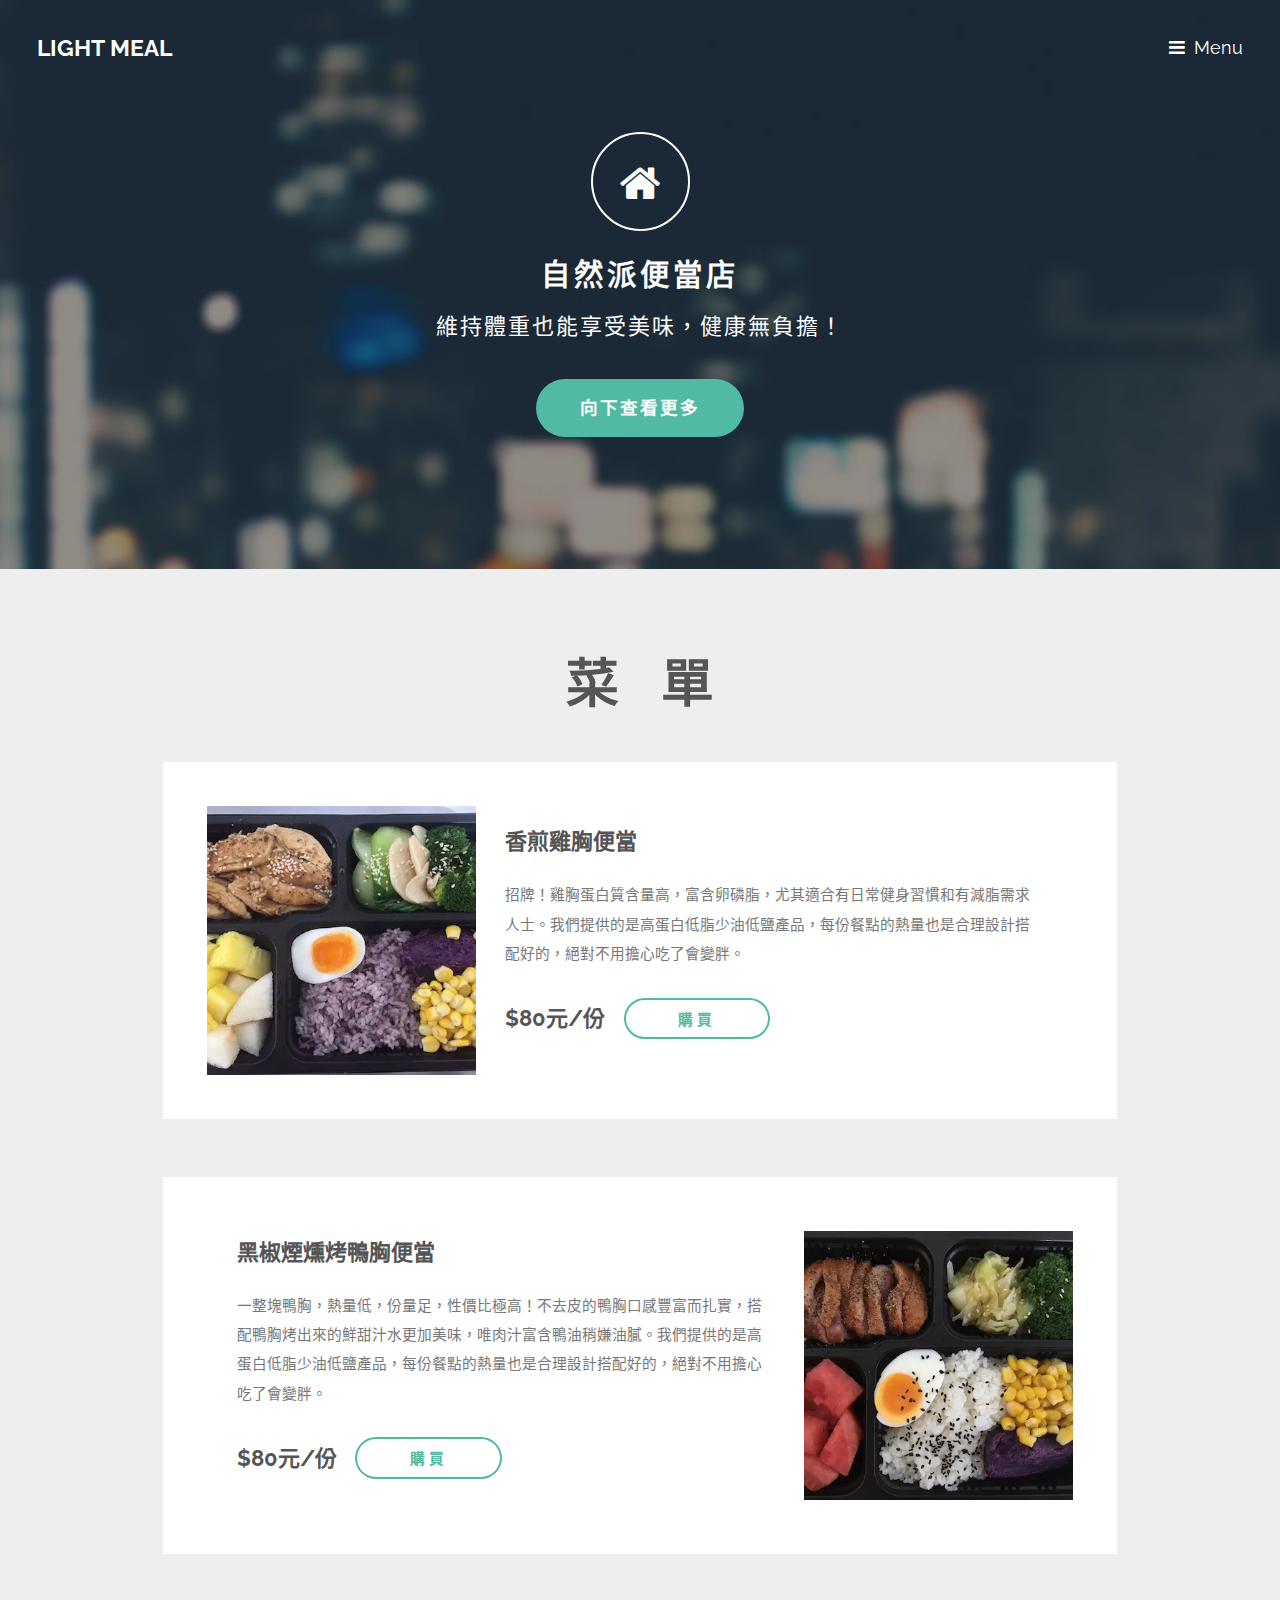
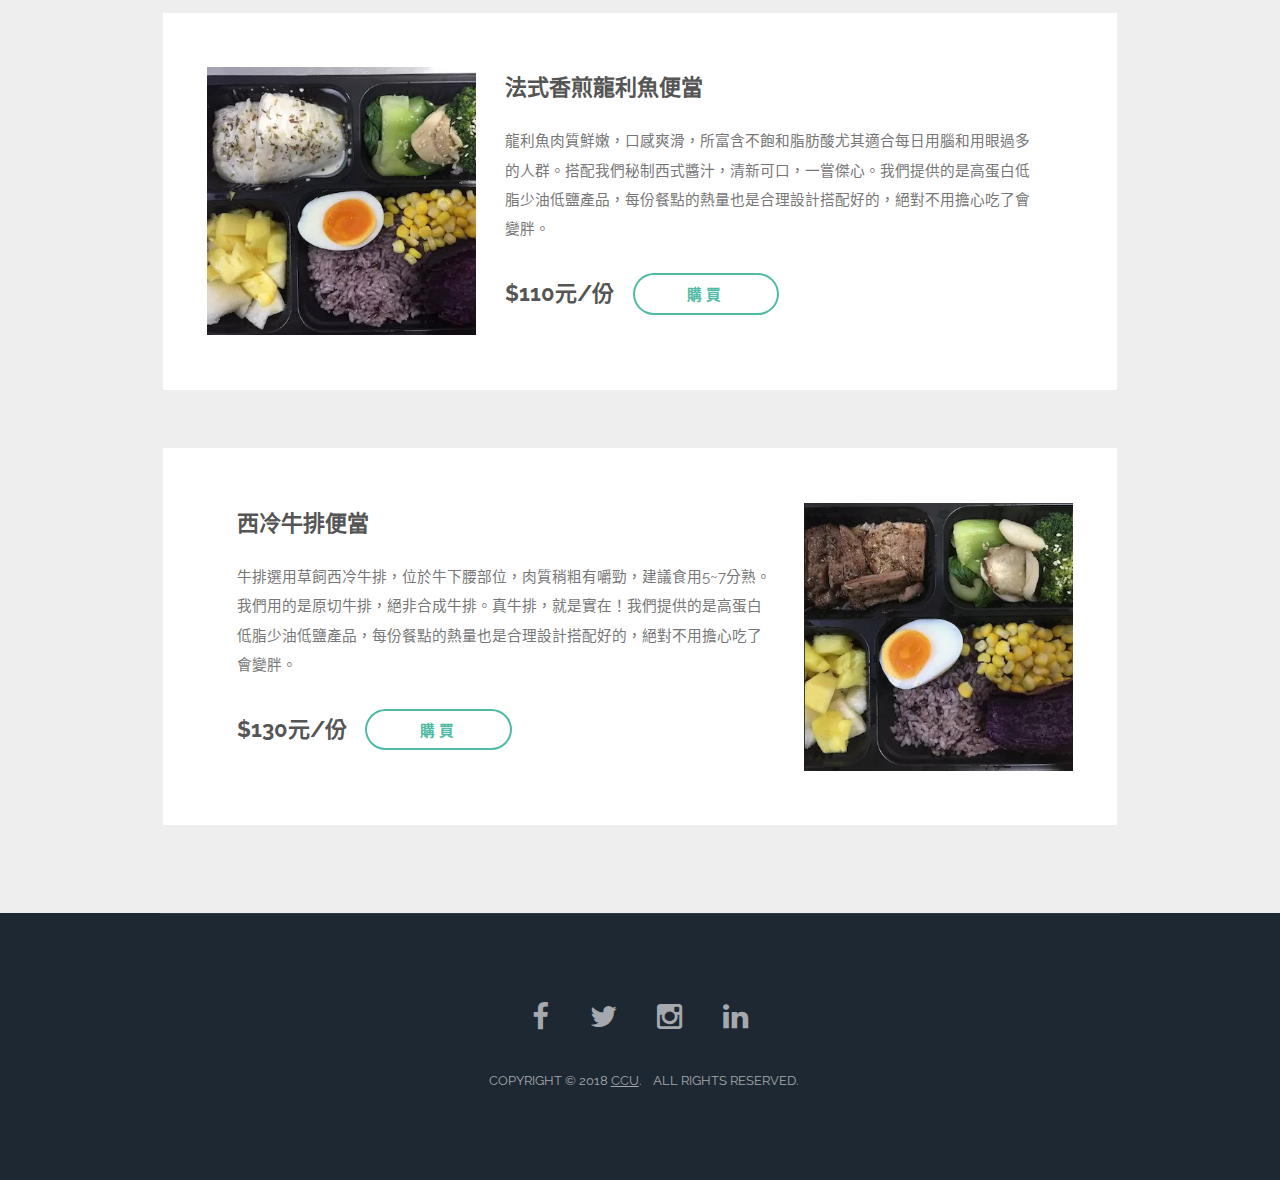
<file: honginho/bangdone/index.html>
<!DOCTYPE html>

<html lang="zh-tw">
<head>
    <meta http-equiv="Content-Type" content="text/html; charset=utf-8">
    <meta name="viewport" content="width=device-width, initial-scale=1.0">
    <meta http-equiv="X-UA-Compatible" content="ie=edge">

	<meta name="keywords" content="">
	<meta name="description" content="">

	<link href="images/favicon.png" rel="shortcut icon" type="image/png">
	<link rel="stylesheet" href="assets/css/main.css">

	<title> 自然派便當店 </title>
</head>

<body class="landing">
	<header id="header" class="alt">
		<h1><a href="index.html">Light Meal</a></h1>
		<a href="#nav">Menu</a>
	</header>

	<nav id="nav">
		<ul class="links">
			<li><a href="index.html">Home</a></li>
			<li><a href="http://www.ccu.edu.tw">Contact Us</a></li>
		</ul>
	</nav>

	<section id="banner">
		<i class="icon fa-home"></i>
		<h2>自然派便當店</h2>
		<p>維持體重也能享受美味，健康無負擔！</p>
		<ul class="actions">
			<li><a style="letter-spacing: 2px; user-select: none; pointer-events: none;" class="button big special">向下查看更多</a></li>
		</ul>
	</section>

	<section id="one" class="wrapper style1">
		<h1 style="padding-left: 0.8em; font-size: 3.6em; letter-spacing: 0.8em; text-align: center;">菜單</h1>
		<div class="inner">
			<article id="food0" class="feature left">
				<span class="image"><img src="images/bang0.jpg" alt="香煎雞胸便當" /></span>
				<div class="content">
					<h2>香煎雞胸便當</h2>
					<p>
						招牌！雞胸蛋白質含量高，富含卵磷脂，尤其適合有日常健身習慣和有減脂需求人士。我們提供的是高蛋白低脂少油低鹽產品，每份餐點的熱量也是合理設計搭配好的，絕對不用擔心吃了會變胖。
					</p>
					<ul class="actions">
						<li>
							<h2 style="margin-bottom: 0;">$<span class="price">80</span>元/份</h2>
						</li>
						<li>
							<a onclick="toCheckout(0);" class="button alt" style="letter-spacing: 4px;">購買</a>
						</li>
					</ul>
				</div>
			</article>
			<article id="food1" class="feature right">
				<span class="image"><img src="images/bang1.jpg" alt="黑椒煙燻烤鴨胸便當" /></span>
				<div class="content">
					<h2>黑椒煙燻烤鴨胸便當</h2>
					<p>
						一整塊鴨胸，熱量低，份量足，性價比極高！不去皮的鴨胸口感豐富而扎實，搭配鴨胸烤出來的鮮甜汁水更加美味，唯肉汁富含鴨油稍嫌油膩。我們提供的是高蛋白低脂少油低鹽產品，每份餐點的熱量也是合理設計搭配好的，絕對不用擔心吃了會變胖。
					</p>
					<ul class="actions">
						<li>
							<h2 style="margin-bottom: 0;">$<span class="price">80</span>元/份</h2>
						</li>
						<li>
							<a onclick="toCheckout(1);" class="button alt" style="letter-spacing: 4px;">購買</a>
						</li>
					</ul>
				</div>
			</article>
			<article id="food2" class="feature left">
				<span class="image"><img src="images/bang2.jpg" alt="法式香煎龍利魚便當" /></span>
				<div class="content">
					<h2>法式香煎龍利魚便當</h2>
					<p>
						龍利魚肉質鮮嫩，口感爽滑，所富含不飽和脂肪酸尤其適合每日用腦和用眼過多的人群。搭配我們秘制西式醬汁，清新可口，一嘗傑心。我們提供的是高蛋白低脂少油低鹽產品，每份餐點的熱量也是合理設計搭配好的，絕對不用擔心吃了會變胖。
					</p>
					<ul class="actions">
						<li>
							<h2 style="margin-bottom: 0;">$<span class="price">110</span>元/份</h2>
						</li>
						<li>
							<a onclick="toCheckout(2);" class="button alt" style="letter-spacing: 4px;">購買</a>
						</li>
					</ul>
				</div>
			</article>
			<article id="food3" class="feature right">
				<span class="image"><img src="images/bang3.jpg" alt="西冷牛排便當" /></span>
				<div class="content">
					<h2>西冷牛排便當</h2>
					<p>
						牛排選用草飼西冷牛排，位於牛下腰部位，肉質稍粗有嚼勁，建議食用5~7分熟。我們用的是原切牛排，絕非合成牛排。真牛排，就是實在！我們提供的是高蛋白低脂少油低鹽產品，每份餐點的熱量也是合理設計搭配好的，絕對不用擔心吃了會變胖。
					</p>
					<ul class="actions">
						<li>
							<h2 style="margin-bottom: 0;">$<span class="price">130</span>元/份</h2>
						</li>
						<li>
							<a onclick="toCheckout(3);" class="button alt" style="letter-spacing: 4px;">購買</a>
						</li>
					</ul>
				</div>
			</article>
		</div>
	</section>

	<footer id="footer">
		<div class="inner">
			<ul class="icons">
				<li><a href="#" class="icon fa-facebook">
					<span class="label">Facebook</span>
				</a></li>
				<li><a href="#" class="icon fa-twitter">
					<span class="label">Twitter</span>
				</a></li>
				<li><a href="#" class="icon fa-instagram">
					<span class="label">Instagram</span>
				</a></li>
				<li><a href="#" class="icon fa-linkedin">
					<span class="label">LinkedIn</span>
				</a></li>
			</ul>
			<ul class="copyright">
				<li>
					Copyright &copy; 2018
					<a href="http://www.ccu.edu.tw">CCU</a>.
				</li>
				<li> All rights reserved. </li>
			</ul>
		</div>
	</footer>

	<div class="checkout" style="display: none;">
		<div>
			<h1 class="text-center"> 確定結帳 </h1>
			<div id="sure-checkout">
				<div class="img"></div>
				<div class="details">
					<h2>
						<div class="name"></div>
					</h2>
					<p class="intro"></p>
					<h2>
						<input type="text" id="cardId" name="cardId" placeholder="請輸入卡號" required>
						<div>總金額：$<span class="price"></span>元</div>
					</h2>
					<ul class="actions" style="margin-bottom: 0;">
						<li>
							<a onclick="checkout();" class="button big special">結帳</a>
						</li>
						<li>
							<a onclick="uncheckout();" class="button big alt">取消</a>
						</li>
					</ul>
				</div>
			</div>
		</div>
	</div>

	<div class="box-loading" style="display: none;">
		<div></div>
	</div>

	<script src="assets/js/jquery.min.js"></script>
	<script src="assets/js/skel.min.js"></script>
	<script src="assets/js/util.js"></script>
	<script src="assets/js/main.js"></script>
	<script>
		$(document).ready(function () {
			$('#cardId').keyup(function () {
				if ($('#cardId').val().length >= 10)
					checkout();
			});
		});

		function toCheckout(id) {
			let name = $('#food' + id + ' > .content > h2').text();
			let intro = $('#food' + id + ' > .content > p').text();
			let price = $('#food' + id + ' > .content .price').text();
			let img = `<img src="images/bang${id}.jpg" alt="${name}">`;

			$('#sure-checkout .img').html(img);
			$('#sure-checkout .name').html(name);
			$('#sure-checkout .intro').html(intro);
			$('#sure-checkout .price').html(price);

			$('.checkout').show();
			$('#cardId').focus();
		}

		function uncheckout() {
			$('.checkout').hide();
		}

		function checkout() {
			$('.box-loading').show();

			let cardId = $('#cardId').val();
			let price = $('#sure-checkout .price').text();

			if (cardId === '') {
				alert('資料輸入出錯。')
				$('.boxLoading').hide();
			}
			else {
				$.ajax({
					url: "checkout.php",
					method: "POST",
					data: {
						card_id: cardId,
						price: price,
						city: 'Tainan',
						store_id: 100001,
						machine_id: 200001
					},
					complete: function () {
						$('.box-loading').hide();
					},
					success: function (res) {
						alert(res);
						location.reload();
					},
					fail: function(res){
						alert(res);
					}
				});
			}
		}
	</script>
</body>
</html>
</file>
<file: honginho/bangdone/assets/css/main.css>
@charset "UTF-8";
@import url(font-awesome.min.css);
@import url("https://fonts.googleapis.com/css?family=Raleway:400,500,700");

/*
	Retrospect by TEMPLATED
	templated.co @templatedco
	Released for free under the Creative Commons Attribution 3.0 license (templated.co/license)
*/

/* Reset */

	html, body, div, span, applet, object, iframe, h1, h2, h3, h4, h5, h6, p, blockquote, pre, a, abbr, acronym, address, big, cite, code, del, dfn, em, img, ins, kbd, q, s, samp, small, strike, strong, sub, sup, tt, var, b, u, i, center, dl, dt, dd, ol, ul, li, fieldset, form, label, legend, table, caption, tbody, tfoot, thead, tr, th, td, article, aside, canvas, details, embed, figure, figcaption, footer, header, hgroup, menu, nav, output, ruby, section, summary, time, mark, audio, video {
		margin: 0;
		padding: 0;
		border: 0;
		font-size: 100%;
		font: inherit;
		vertical-align: baseline;
	}

	article, aside, details, figcaption, figure, footer, header, hgroup, menu, nav, section {
		display: block;
	}

	body {
		line-height: 1;
	}

	ol, ul {
		list-style: none;
	}

	blockquote, q {
		quotes: none;
	}

	blockquote:before, blockquote:after, q:before, q:after {
		content: '';
		content: none;
	}

	table {
		border-collapse: collapse;
		border-spacing: 0;
	}

	body {
		-webkit-text-size-adjust: none;
	}

/* Box Model */

	*, *:before, *:after {
		-moz-box-sizing: border-box;
		-webkit-box-sizing: border-box;
		box-sizing: border-box;
	}

/* Containers */

	.container {
		margin-left: auto;
		margin-right: auto;
	}

	.container.\31 25\25 {
		width: 100%;
		max-width: 100em;
		min-width: 80em;
	}

	.container.\37 5\25 {
		width: 60em;
	}

	.container.\35 0\25 {
		width: 40em;
	}

	.container.\32 5\25 {
		width: 20em;
	}

	.container {
		width: 80em;
	}

	@media screen and (max-width: 1680px) {

		.container.\31 25\25 {
			width: 100%;
			max-width: 100em;
			min-width: 80em;
		}

		.container.\37 5\25 {
			width: 60em;
		}

		.container.\35 0\25 {
			width: 40em;
		}

		.container.\32 5\25 {
			width: 20em;
		}

		.container {
			width: 80em;
		}

	}

	@media screen and (max-width: 1280px) {

		.container.\31 25\25 {
			width: 100%;
			max-width: 81.25em;
			min-width: 65em;
		}

		.container.\37 5\25 {
			width: 48.75em;
		}

		.container.\35 0\25 {
			width: 32.5em;
		}

		.container.\32 5\25 {
			width: 16.25em;
		}

		.container {
			width: 65em;
		}

	}

	@media screen and (max-width: 980px) {

		.container.\31 25\25 {
			width: 100%;
			max-width: 112.5%;
			min-width: 90%;
		}

		.container.\37 5\25 {
			width: 67.5%;
		}

		.container.\35 0\25 {
			width: 45%;
		}

		.container.\32 5\25 {
			width: 22.5%;
		}

		.container {
			width: 90% !important;
		}

	}

	@media screen and (max-width: 736px) {

		.container.\31 25\25 {
			width: 100%;
			max-width: 112.5%;
			min-width: 90%;
		}

		.container.\37 5\25 {
			width: 67.5%;
		}

		.container.\35 0\25 {
			width: 45%;
		}

		.container.\32 5\25 {
			width: 22.5%;
		}

		.container {
			width: 90% !important;
		}

	}

	@media screen and (max-width: 480px) {

		.container.\31 25\25 {
			width: 100%;
			max-width: 112.5%;
			min-width: 90%;
		}

		.container.\37 5\25 {
			width: 67.5%;
		}

		.container.\35 0\25 {
			width: 45%;
		}

		.container.\32 5\25 {
			width: 22.5%;
		}

		.container {
			width: 90% !important;
		}

	}

/* Grid */

	.row {
		border-bottom: solid 1px transparent;
		-moz-box-sizing: border-box;
		-webkit-box-sizing: border-box;
		box-sizing: border-box;
	}

	.row > * {
		float: left;
		-moz-box-sizing: border-box;
		-webkit-box-sizing: border-box;
		box-sizing: border-box;
	}

	.row:after, .row:before {
		content: '';
		display: block;
		clear: both;
		height: 0;
	}

	.row.uniform > * > :first-child {
		margin-top: 0;
	}

	.row.uniform > * > :last-child {
		margin-bottom: 0;
	}

	.row.\30 \25 > * {
		padding: 0 0 0 0em;
	}

	.row.\30 \25 {
		margin: 0 0 -1px 0em;
	}

	.row.uniform.\30 \25 > * {
		padding: 0em 0 0 0em;
	}

	.row.uniform.\30 \25 {
		margin: 0em 0 -1px 0em;
	}

	.row > * {
		padding: 0 0 0 2em;
	}

	.row {
		margin: 0 0 -1px -2em;
	}

	.row.uniform > * {
		padding: 2em 0 0 2em;
	}

	.row.uniform {
		margin: -2em 0 -1px -2em;
	}

	.row.\32 00\25 > * {
		padding: 0 0 0 4em;
	}

	.row.\32 00\25 {
		margin: 0 0 -1px -4em;
	}

	.row.uniform.\32 00\25 > * {
		padding: 4em 0 0 4em;
	}

	.row.uniform.\32 00\25 {
		margin: -4em 0 -1px -4em;
	}

	.row.\31 50\25 > * {
		padding: 0 0 0 3em;
	}

	.row.\31 50\25 {
		margin: 0 0 -1px -3em;
	}

	.row.uniform.\31 50\25 > * {
		padding: 3em 0 0 3em;
	}

	.row.uniform.\31 50\25 {
		margin: -3em 0 -1px -3em;
	}

	.row.\35 0\25 > * {
		padding: 0 0 0 1em;
	}

	.row.\35 0\25 {
		margin: 0 0 -1px -1em;
	}

	.row.uniform.\35 0\25 > * {
		padding: 1em 0 0 1em;
	}

	.row.uniform.\35 0\25 {
		margin: -1em 0 -1px -1em;
	}

	.row.\32 5\25 > * {
		padding: 0 0 0 0.5em;
	}

	.row.\32 5\25 {
		margin: 0 0 -1px -0.5em;
	}

	.row.uniform.\32 5\25 > * {
		padding: 0.5em 0 0 0.5em;
	}

	.row.uniform.\32 5\25 {
		margin: -0.5em 0 -1px -0.5em;
	}

	.\31 2u, .\31 2u\24 {
		width: 100%;
		clear: none;
		margin-left: 0;
	}

	.\31 1u, .\31 1u\24 {
		width: 91.6666666667%;
		clear: none;
		margin-left: 0;
	}

	.\31 0u, .\31 0u\24 {
		width: 83.3333333333%;
		clear: none;
		margin-left: 0;
	}

	.\39 u, .\39 u\24 {
		width: 75%;
		clear: none;
		margin-left: 0;
	}

	.\38 u, .\38 u\24 {
		width: 66.6666666667%;
		clear: none;
		margin-left: 0;
	}

	.\37 u, .\37 u\24 {
		width: 58.3333333333%;
		clear: none;
		margin-left: 0;
	}

	.\36 u, .\36 u\24 {
		width: 50%;
		clear: none;
		margin-left: 0;
	}

	.\35 u, .\35 u\24 {
		width: 41.6666666667%;
		clear: none;
		margin-left: 0;
	}

	.\34 u, .\34 u\24 {
		width: 33.3333333333%;
		clear: none;
		margin-left: 0;
	}

	.\33 u, .\33 u\24 {
		width: 25%;
		clear: none;
		margin-left: 0;
	}

	.\32 u, .\32 u\24 {
		width: 16.6666666667%;
		clear: none;
		margin-left: 0;
	}

	.\31 u, .\31 u\24 {
		width: 8.3333333333%;
		clear: none;
		margin-left: 0;
	}

	.\31 2u\24 + *,
	.\31 1u\24 + *,
	.\31 0u\24 + *,
	.\39 u\24 + *,
	.\38 u\24 + *,
	.\37 u\24 + *,
	.\36 u\24 + *,
	.\35 u\24 + *,
	.\34 u\24 + *,
	.\33 u\24 + *,
	.\32 u\24 + *,
	.\31 u\24 + * {
		clear: left;
	}

	.\-11u {
		margin-left: 91.66667%;
	}

	.\-10u {
		margin-left: 83.33333%;
	}

	.\-9u {
		margin-left: 75%;
	}

	.\-8u {
		margin-left: 66.66667%;
	}

	.\-7u {
		margin-left: 58.33333%;
	}

	.\-6u {
		margin-left: 50%;
	}

	.\-5u {
		margin-left: 41.66667%;
	}

	.\-4u {
		margin-left: 33.33333%;
	}

	.\-3u {
		margin-left: 25%;
	}

	.\-2u {
		margin-left: 16.66667%;
	}

	.\-1u {
		margin-left: 8.33333%;
	}

	@media screen and (max-width: 1680px) {

		.row > * {
			padding: 0 0 0 2em;
		}

		.row {
			margin: 0 0 -1px -2em;
		}

		.row.uniform > * {
			padding: 2em 0 0 2em;
		}

		.row.uniform {
			margin: -2em 0 -1px -2em;
		}

		.row.\32 00\25 > * {
			padding: 0 0 0 4em;
		}

		.row.\32 00\25 {
			margin: 0 0 -1px -4em;
		}

		.row.uniform.\32 00\25 > * {
			padding: 4em 0 0 4em;
		}

		.row.uniform.\32 00\25 {
			margin: -4em 0 -1px -4em;
		}

		.row.\31 50\25 > * {
			padding: 0 0 0 3em;
		}

		.row.\31 50\25 {
			margin: 0 0 -1px -3em;
		}

		.row.uniform.\31 50\25 > * {
			padding: 3em 0 0 3em;
		}

		.row.uniform.\31 50\25 {
			margin: -3em 0 -1px -3em;
		}

		.row.\35 0\25 > * {
			padding: 0 0 0 1em;
		}

		.row.\35 0\25 {
			margin: 0 0 -1px -1em;
		}

		.row.uniform.\35 0\25 > * {
			padding: 1em 0 0 1em;
		}

		.row.uniform.\35 0\25 {
			margin: -1em 0 -1px -1em;
		}

		.row.\32 5\25 > * {
			padding: 0 0 0 0.5em;
		}

		.row.\32 5\25 {
			margin: 0 0 -1px -0.5em;
		}

		.row.uniform.\32 5\25 > * {
			padding: 0.5em 0 0 0.5em;
		}

		.row.uniform.\32 5\25 {
			margin: -0.5em 0 -1px -0.5em;
		}

		.\31 2u\28xlarge\29, .\31 2u\24\28xlarge\29 {
			width: 100%;
			clear: none;
			margin-left: 0;
		}

		.\31 1u\28xlarge\29, .\31 1u\24\28xlarge\29 {
			width: 91.6666666667%;
			clear: none;
			margin-left: 0;
		}

		.\31 0u\28xlarge\29, .\31 0u\24\28xlarge\29 {
			width: 83.3333333333%;
			clear: none;
			margin-left: 0;
		}

		.\39 u\28xlarge\29, .\39 u\24\28xlarge\29 {
			width: 75%;
			clear: none;
			margin-left: 0;
		}

		.\38 u\28xlarge\29, .\38 u\24\28xlarge\29 {
			width: 66.6666666667%;
			clear: none;
			margin-left: 0;
		}

		.\37 u\28xlarge\29, .\37 u\24\28xlarge\29 {
			width: 58.3333333333%;
			clear: none;
			margin-left: 0;
		}

		.\36 u\28xlarge\29, .\36 u\24\28xlarge\29 {
			width: 50%;
			clear: none;
			margin-left: 0;
		}

		.\35 u\28xlarge\29, .\35 u\24\28xlarge\29 {
			width: 41.6666666667%;
			clear: none;
			margin-left: 0;
		}

		.\34 u\28xlarge\29, .\34 u\24\28xlarge\29 {
			width: 33.3333333333%;
			clear: none;
			margin-left: 0;
		}

		.\33 u\28xlarge\29, .\33 u\24\28xlarge\29 {
			width: 25%;
			clear: none;
			margin-left: 0;
		}

		.\32 u\28xlarge\29, .\32 u\24\28xlarge\29 {
			width: 16.6666666667%;
			clear: none;
			margin-left: 0;
		}

		.\31 u\28xlarge\29, .\31 u\24\28xlarge\29 {
			width: 8.3333333333%;
			clear: none;
			margin-left: 0;
		}

		.\31 2u\24\28xlarge\29 + *,
		.\31 1u\24\28xlarge\29 + *,
		.\31 0u\24\28xlarge\29 + *,
		.\39 u\24\28xlarge\29 + *,
		.\38 u\24\28xlarge\29 + *,
		.\37 u\24\28xlarge\29 + *,
		.\36 u\24\28xlarge\29 + *,
		.\35 u\24\28xlarge\29 + *,
		.\34 u\24\28xlarge\29 + *,
		.\33 u\24\28xlarge\29 + *,
		.\32 u\24\28xlarge\29 + *,
		.\31 u\24\28xlarge\29 + * {
			clear: left;
		}

		.\-11u\28xlarge\29 {
			margin-left: 91.66667%;
		}

		.\-10u\28xlarge\29 {
			margin-left: 83.33333%;
		}

		.\-9u\28xlarge\29 {
			margin-left: 75%;
		}

		.\-8u\28xlarge\29 {
			margin-left: 66.66667%;
		}

		.\-7u\28xlarge\29 {
			margin-left: 58.33333%;
		}

		.\-6u\28xlarge\29 {
			margin-left: 50%;
		}

		.\-5u\28xlarge\29 {
			margin-left: 41.66667%;
		}

		.\-4u\28xlarge\29 {
			margin-left: 33.33333%;
		}

		.\-3u\28xlarge\29 {
			margin-left: 25%;
		}

		.\-2u\28xlarge\29 {
			margin-left: 16.66667%;
		}

		.\-1u\28xlarge\29 {
			margin-left: 8.33333%;
		}

	}

	@media screen and (max-width: 1280px) {

		.row > * {
			padding: 0 0 0 1.5em;
		}

		.row {
			margin: 0 0 -1px -1.5em;
		}

		.row.uniform > * {
			padding: 1.5em 0 0 1.5em;
		}

		.row.uniform {
			margin: -1.5em 0 -1px -1.5em;
		}

		.row.\32 00\25 > * {
			padding: 0 0 0 3em;
		}

		.row.\32 00\25 {
			margin: 0 0 -1px -3em;
		}

		.row.uniform.\32 00\25 > * {
			padding: 3em 0 0 3em;
		}

		.row.uniform.\32 00\25 {
			margin: -3em 0 -1px -3em;
		}

		.row.\31 50\25 > * {
			padding: 0 0 0 2.25em;
		}

		.row.\31 50\25 {
			margin: 0 0 -1px -2.25em;
		}

		.row.uniform.\31 50\25 > * {
			padding: 2.25em 0 0 2.25em;
		}

		.row.uniform.\31 50\25 {
			margin: -2.25em 0 -1px -2.25em;
		}

		.row.\35 0\25 > * {
			padding: 0 0 0 0.75em;
		}

		.row.\35 0\25 {
			margin: 0 0 -1px -0.75em;
		}

		.row.uniform.\35 0\25 > * {
			padding: 0.75em 0 0 0.75em;
		}

		.row.uniform.\35 0\25 {
			margin: -0.75em 0 -1px -0.75em;
		}

		.row.\32 5\25 > * {
			padding: 0 0 0 0.375em;
		}

		.row.\32 5\25 {
			margin: 0 0 -1px -0.375em;
		}

		.row.uniform.\32 5\25 > * {
			padding: 0.375em 0 0 0.375em;
		}

		.row.uniform.\32 5\25 {
			margin: -0.375em 0 -1px -0.375em;
		}

		.\31 2u\28large\29, .\31 2u\24\28large\29 {
			width: 100%;
			clear: none;
			margin-left: 0;
		}

		.\31 1u\28large\29, .\31 1u\24\28large\29 {
			width: 91.6666666667%;
			clear: none;
			margin-left: 0;
		}

		.\31 0u\28large\29, .\31 0u\24\28large\29 {
			width: 83.3333333333%;
			clear: none;
			margin-left: 0;
		}

		.\39 u\28large\29, .\39 u\24\28large\29 {
			width: 75%;
			clear: none;
			margin-left: 0;
		}

		.\38 u\28large\29, .\38 u\24\28large\29 {
			width: 66.6666666667%;
			clear: none;
			margin-left: 0;
		}

		.\37 u\28large\29, .\37 u\24\28large\29 {
			width: 58.3333333333%;
			clear: none;
			margin-left: 0;
		}

		.\36 u\28large\29, .\36 u\24\28large\29 {
			width: 50%;
			clear: none;
			margin-left: 0;
		}

		.\35 u\28large\29, .\35 u\24\28large\29 {
			width: 41.6666666667%;
			clear: none;
			margin-left: 0;
		}

		.\34 u\28large\29, .\34 u\24\28large\29 {
			width: 33.3333333333%;
			clear: none;
			margin-left: 0;
		}

		.\33 u\28large\29, .\33 u\24\28large\29 {
			width: 25%;
			clear: none;
			margin-left: 0;
		}

		.\32 u\28large\29, .\32 u\24\28large\29 {
			width: 16.6666666667%;
			clear: none;
			margin-left: 0;
		}

		.\31 u\28large\29, .\31 u\24\28large\29 {
			width: 8.3333333333%;
			clear: none;
			margin-left: 0;
		}

		.\31 2u\24\28large\29 + *,
		.\31 1u\24\28large\29 + *,
		.\31 0u\24\28large\29 + *,
		.\39 u\24\28large\29 + *,
		.\38 u\24\28large\29 + *,
		.\37 u\24\28large\29 + *,
		.\36 u\24\28large\29 + *,
		.\35 u\24\28large\29 + *,
		.\34 u\24\28large\29 + *,
		.\33 u\24\28large\29 + *,
		.\32 u\24\28large\29 + *,
		.\31 u\24\28large\29 + * {
			clear: left;
		}

		.\-11u\28large\29 {
			margin-left: 91.66667%;
		}

		.\-10u\28large\29 {
			margin-left: 83.33333%;
		}

		.\-9u\28large\29 {
			margin-left: 75%;
		}

		.\-8u\28large\29 {
			margin-left: 66.66667%;
		}

		.\-7u\28large\29 {
			margin-left: 58.33333%;
		}

		.\-6u\28large\29 {
			margin-left: 50%;
		}

		.\-5u\28large\29 {
			margin-left: 41.66667%;
		}

		.\-4u\28large\29 {
			margin-left: 33.33333%;
		}

		.\-3u\28large\29 {
			margin-left: 25%;
		}

		.\-2u\28large\29 {
			margin-left: 16.66667%;
		}

		.\-1u\28large\29 {
			margin-left: 8.33333%;
		}

	}

	@media screen and (max-width: 980px) {

		.row > * {
			padding: 0 0 0 1.5em;
		}

		.row {
			margin: 0 0 -1px -1.5em;
		}

		.row.uniform > * {
			padding: 1.5em 0 0 1.5em;
		}

		.row.uniform {
			margin: -1.5em 0 -1px -1.5em;
		}

		.row.\32 00\25 > * {
			padding: 0 0 0 3em;
		}

		.row.\32 00\25 {
			margin: 0 0 -1px -3em;
		}

		.row.uniform.\32 00\25 > * {
			padding: 3em 0 0 3em;
		}

		.row.uniform.\32 00\25 {
			margin: -3em 0 -1px -3em;
		}

		.row.\31 50\25 > * {
			padding: 0 0 0 2.25em;
		}

		.row.\31 50\25 {
			margin: 0 0 -1px -2.25em;
		}

		.row.uniform.\31 50\25 > * {
			padding: 2.25em 0 0 2.25em;
		}

		.row.uniform.\31 50\25 {
			margin: -2.25em 0 -1px -2.25em;
		}

		.row.\35 0\25 > * {
			padding: 0 0 0 0.75em;
		}

		.row.\35 0\25 {
			margin: 0 0 -1px -0.75em;
		}

		.row.uniform.\35 0\25 > * {
			padding: 0.75em 0 0 0.75em;
		}

		.row.uniform.\35 0\25 {
			margin: -0.75em 0 -1px -0.75em;
		}

		.row.\32 5\25 > * {
			padding: 0 0 0 0.375em;
		}

		.row.\32 5\25 {
			margin: 0 0 -1px -0.375em;
		}

		.row.uniform.\32 5\25 > * {
			padding: 0.375em 0 0 0.375em;
		}

		.row.uniform.\32 5\25 {
			margin: -0.375em 0 -1px -0.375em;
		}

		.\31 2u\28medium\29, .\31 2u\24\28medium\29 {
			width: 100%;
			clear: none;
			margin-left: 0;
		}

		.\31 1u\28medium\29, .\31 1u\24\28medium\29 {
			width: 91.6666666667%;
			clear: none;
			margin-left: 0;
		}

		.\31 0u\28medium\29, .\31 0u\24\28medium\29 {
			width: 83.3333333333%;
			clear: none;
			margin-left: 0;
		}

		.\39 u\28medium\29, .\39 u\24\28medium\29 {
			width: 75%;
			clear: none;
			margin-left: 0;
		}

		.\38 u\28medium\29, .\38 u\24\28medium\29 {
			width: 66.6666666667%;
			clear: none;
			margin-left: 0;
		}

		.\37 u\28medium\29, .\37 u\24\28medium\29 {
			width: 58.3333333333%;
			clear: none;
			margin-left: 0;
		}

		.\36 u\28medium\29, .\36 u\24\28medium\29 {
			width: 50%;
			clear: none;
			margin-left: 0;
		}

		.\35 u\28medium\29, .\35 u\24\28medium\29 {
			width: 41.6666666667%;
			clear: none;
			margin-left: 0;
		}

		.\34 u\28medium\29, .\34 u\24\28medium\29 {
			width: 33.3333333333%;
			clear: none;
			margin-left: 0;
		}

		.\33 u\28medium\29, .\33 u\24\28medium\29 {
			width: 25%;
			clear: none;
			margin-left: 0;
		}

		.\32 u\28medium\29, .\32 u\24\28medium\29 {
			width: 16.6666666667%;
			clear: none;
			margin-left: 0;
		}

		.\31 u\28medium\29, .\31 u\24\28medium\29 {
			width: 8.3333333333%;
			clear: none;
			margin-left: 0;
		}

		.\31 2u\24\28medium\29 + *,
		.\31 1u\24\28medium\29 + *,
		.\31 0u\24\28medium\29 + *,
		.\39 u\24\28medium\29 + *,
		.\38 u\24\28medium\29 + *,
		.\37 u\24\28medium\29 + *,
		.\36 u\24\28medium\29 + *,
		.\35 u\24\28medium\29 + *,
		.\34 u\24\28medium\29 + *,
		.\33 u\24\28medium\29 + *,
		.\32 u\24\28medium\29 + *,
		.\31 u\24\28medium\29 + * {
			clear: left;
		}

		.\-11u\28medium\29 {
			margin-left: 91.66667%;
		}

		.\-10u\28medium\29 {
			margin-left: 83.33333%;
		}

		.\-9u\28medium\29 {
			margin-left: 75%;
		}

		.\-8u\28medium\29 {
			margin-left: 66.66667%;
		}

		.\-7u\28medium\29 {
			margin-left: 58.33333%;
		}

		.\-6u\28medium\29 {
			margin-left: 50%;
		}

		.\-5u\28medium\29 {
			margin-left: 41.66667%;
		}

		.\-4u\28medium\29 {
			margin-left: 33.33333%;
		}

		.\-3u\28medium\29 {
			margin-left: 25%;
		}

		.\-2u\28medium\29 {
			margin-left: 16.66667%;
		}

		.\-1u\28medium\29 {
			margin-left: 8.33333%;
		}

	}

	@media screen and (max-width: 736px) {

		.row > * {
			padding: 0 0 0 1.25em;
		}

		.row {
			margin: 0 0 -1px -1.25em;
		}

		.row.uniform > * {
			padding: 1.25em 0 0 1.25em;
		}

		.row.uniform {
			margin: -1.25em 0 -1px -1.25em;
		}

		.row.\32 00\25 > * {
			padding: 0 0 0 2.5em;
		}

		.row.\32 00\25 {
			margin: 0 0 -1px -2.5em;
		}

		.row.uniform.\32 00\25 > * {
			padding: 2.5em 0 0 2.5em;
		}

		.row.uniform.\32 00\25 {
			margin: -2.5em 0 -1px -2.5em;
		}

		.row.\31 50\25 > * {
			padding: 0 0 0 1.875em;
		}

		.row.\31 50\25 {
			margin: 0 0 -1px -1.875em;
		}

		.row.uniform.\31 50\25 > * {
			padding: 1.875em 0 0 1.875em;
		}

		.row.uniform.\31 50\25 {
			margin: -1.875em 0 -1px -1.875em;
		}

		.row.\35 0\25 > * {
			padding: 0 0 0 0.625em;
		}

		.row.\35 0\25 {
			margin: 0 0 -1px -0.625em;
		}

		.row.uniform.\35 0\25 > * {
			padding: 0.625em 0 0 0.625em;
		}

		.row.uniform.\35 0\25 {
			margin: -0.625em 0 -1px -0.625em;
		}

		.row.\32 5\25 > * {
			padding: 0 0 0 0.3125em;
		}

		.row.\32 5\25 {
			margin: 0 0 -1px -0.3125em;
		}

		.row.uniform.\32 5\25 > * {
			padding: 0.3125em 0 0 0.3125em;
		}

		.row.uniform.\32 5\25 {
			margin: -0.3125em 0 -1px -0.3125em;
		}

		.\31 2u\28small\29, .\31 2u\24\28small\29 {
			width: 100%;
			clear: none;
			margin-left: 0;
		}

		.\31 1u\28small\29, .\31 1u\24\28small\29 {
			width: 91.6666666667%;
			clear: none;
			margin-left: 0;
		}

		.\31 0u\28small\29, .\31 0u\24\28small\29 {
			width: 83.3333333333%;
			clear: none;
			margin-left: 0;
		}

		.\39 u\28small\29, .\39 u\24\28small\29 {
			width: 75%;
			clear: none;
			margin-left: 0;
		}

		.\38 u\28small\29, .\38 u\24\28small\29 {
			width: 66.6666666667%;
			clear: none;
			margin-left: 0;
		}

		.\37 u\28small\29, .\37 u\24\28small\29 {
			width: 58.3333333333%;
			clear: none;
			margin-left: 0;
		}

		.\36 u\28small\29, .\36 u\24\28small\29 {
			width: 50%;
			clear: none;
			margin-left: 0;
		}

		.\35 u\28small\29, .\35 u\24\28small\29 {
			width: 41.6666666667%;
			clear: none;
			margin-left: 0;
		}

		.\34 u\28small\29, .\34 u\24\28small\29 {
			width: 33.3333333333%;
			clear: none;
			margin-left: 0;
		}

		.\33 u\28small\29, .\33 u\24\28small\29 {
			width: 25%;
			clear: none;
			margin-left: 0;
		}

		.\32 u\28small\29, .\32 u\24\28small\29 {
			width: 16.6666666667%;
			clear: none;
			margin-left: 0;
		}

		.\31 u\28small\29, .\31 u\24\28small\29 {
			width: 8.3333333333%;
			clear: none;
			margin-left: 0;
		}

		.\31 2u\24\28small\29 + *,
		.\31 1u\24\28small\29 + *,
		.\31 0u\24\28small\29 + *,
		.\39 u\24\28small\29 + *,
		.\38 u\24\28small\29 + *,
		.\37 u\24\28small\29 + *,
		.\36 u\24\28small\29 + *,
		.\35 u\24\28small\29 + *,
		.\34 u\24\28small\29 + *,
		.\33 u\24\28small\29 + *,
		.\32 u\24\28small\29 + *,
		.\31 u\24\28small\29 + * {
			clear: left;
		}

		.\-11u\28small\29 {
			margin-left: 91.66667%;
		}

		.\-10u\28small\29 {
			margin-left: 83.33333%;
		}

		.\-9u\28small\29 {
			margin-left: 75%;
		}

		.\-8u\28small\29 {
			margin-left: 66.66667%;
		}

		.\-7u\28small\29 {
			margin-left: 58.33333%;
		}

		.\-6u\28small\29 {
			margin-left: 50%;
		}

		.\-5u\28small\29 {
			margin-left: 41.66667%;
		}

		.\-4u\28small\29 {
			margin-left: 33.33333%;
		}

		.\-3u\28small\29 {
			margin-left: 25%;
		}

		.\-2u\28small\29 {
			margin-left: 16.66667%;
		}

		.\-1u\28small\29 {
			margin-left: 8.33333%;
		}

	}

	@media screen and (max-width: 480px) {

		.row > * {
			padding: 0 0 0 1.25em;
		}

		.row {
			margin: 0 0 -1px -1.25em;
		}

		.row.uniform > * {
			padding: 1.25em 0 0 1.25em;
		}

		.row.uniform {
			margin: -1.25em 0 -1px -1.25em;
		}

		.row.\32 00\25 > * {
			padding: 0 0 0 2.5em;
		}

		.row.\32 00\25 {
			margin: 0 0 -1px -2.5em;
		}

		.row.uniform.\32 00\25 > * {
			padding: 2.5em 0 0 2.5em;
		}

		.row.uniform.\32 00\25 {
			margin: -2.5em 0 -1px -2.5em;
		}

		.row.\31 50\25 > * {
			padding: 0 0 0 1.875em;
		}

		.row.\31 50\25 {
			margin: 0 0 -1px -1.875em;
		}

		.row.uniform.\31 50\25 > * {
			padding: 1.875em 0 0 1.875em;
		}

		.row.uniform.\31 50\25 {
			margin: -1.875em 0 -1px -1.875em;
		}

		.row.\35 0\25 > * {
			padding: 0 0 0 0.625em;
		}

		.row.\35 0\25 {
			margin: 0 0 -1px -0.625em;
		}

		.row.uniform.\35 0\25 > * {
			padding: 0.625em 0 0 0.625em;
		}

		.row.uniform.\35 0\25 {
			margin: -0.625em 0 -1px -0.625em;
		}

		.row.\32 5\25 > * {
			padding: 0 0 0 0.3125em;
		}

		.row.\32 5\25 {
			margin: 0 0 -1px -0.3125em;
		}

		.row.uniform.\32 5\25 > * {
			padding: 0.3125em 0 0 0.3125em;
		}

		.row.uniform.\32 5\25 {
			margin: -0.3125em 0 -1px -0.3125em;
		}

		.\31 2u\28xsmall\29, .\31 2u\24\28xsmall\29 {
			width: 100%;
			clear: none;
			margin-left: 0;
		}

		.\31 1u\28xsmall\29, .\31 1u\24\28xsmall\29 {
			width: 91.6666666667%;
			clear: none;
			margin-left: 0;
		}

		.\31 0u\28xsmall\29, .\31 0u\24\28xsmall\29 {
			width: 83.3333333333%;
			clear: none;
			margin-left: 0;
		}

		.\39 u\28xsmall\29, .\39 u\24\28xsmall\29 {
			width: 75%;
			clear: none;
			margin-left: 0;
		}

		.\38 u\28xsmall\29, .\38 u\24\28xsmall\29 {
			width: 66.6666666667%;
			clear: none;
			margin-left: 0;
		}

		.\37 u\28xsmall\29, .\37 u\24\28xsmall\29 {
			width: 58.3333333333%;
			clear: none;
			margin-left: 0;
		}

		.\36 u\28xsmall\29, .\36 u\24\28xsmall\29 {
			width: 50%;
			clear: none;
			margin-left: 0;
		}

		.\35 u\28xsmall\29, .\35 u\24\28xsmall\29 {
			width: 41.6666666667%;
			clear: none;
			margin-left: 0;
		}

		.\34 u\28xsmall\29, .\34 u\24\28xsmall\29 {
			width: 33.3333333333%;
			clear: none;
			margin-left: 0;
		}

		.\33 u\28xsmall\29, .\33 u\24\28xsmall\29 {
			width: 25%;
			clear: none;
			margin-left: 0;
		}

		.\32 u\28xsmall\29, .\32 u\24\28xsmall\29 {
			width: 16.6666666667%;
			clear: none;
			margin-left: 0;
		}

		.\31 u\28xsmall\29, .\31 u\24\28xsmall\29 {
			width: 8.3333333333%;
			clear: none;
			margin-left: 0;
		}

		.\31 2u\24\28xsmall\29 + *,
		.\31 1u\24\28xsmall\29 + *,
		.\31 0u\24\28xsmall\29 + *,
		.\39 u\24\28xsmall\29 + *,
		.\38 u\24\28xsmall\29 + *,
		.\37 u\24\28xsmall\29 + *,
		.\36 u\24\28xsmall\29 + *,
		.\35 u\24\28xsmall\29 + *,
		.\34 u\24\28xsmall\29 + *,
		.\33 u\24\28xsmall\29 + *,
		.\32 u\24\28xsmall\29 + *,
		.\31 u\24\28xsmall\29 + * {
			clear: left;
		}

		.\-11u\28xsmall\29 {
			margin-left: 91.66667%;
		}

		.\-10u\28xsmall\29 {
			margin-left: 83.33333%;
		}

		.\-9u\28xsmall\29 {
			margin-left: 75%;
		}

		.\-8u\28xsmall\29 {
			margin-left: 66.66667%;
		}

		.\-7u\28xsmall\29 {
			margin-left: 58.33333%;
		}

		.\-6u\28xsmall\29 {
			margin-left: 50%;
		}

		.\-5u\28xsmall\29 {
			margin-left: 41.66667%;
		}

		.\-4u\28xsmall\29 {
			margin-left: 33.33333%;
		}

		.\-3u\28xsmall\29 {
			margin-left: 25%;
		}

		.\-2u\28xsmall\29 {
			margin-left: 16.66667%;
		}

		.\-1u\28xsmall\29 {
			margin-left: 8.33333%;
		}

	}

/* Basic */

	@-ms-viewport {
		width: device-width;
	}

	body {
		-ms-overflow-style: scrollbar;
	}

	@media screen and (max-width: 480px) {

		html, body {
			min-width: 320px;
		}

	}

	body {
		background: #fff;
	}

		body.is-loading *, body.is-loading *:before, body.is-loading *:after {
			-moz-animation: none !important;
			-webkit-animation: none !important;
			-ms-animation: none !important;
			animation: none !important;
			-moz-transition: none !important;
			-webkit-transition: none !important;
			-ms-transition: none !important;
			transition: none !important;
		}

/* Type */

	body {
		background-color: #fff;
		color: #777;
	}

	body, input, select, textarea {
		font-family: "Raleway", Helvetica, sans-serif, 'Microsoft JhengHei';
		font-size: 13pt;
		font-weight: 400;
		line-height: 2em;
	}

		@media screen and (max-width: 1680px) {

			body, input, select, textarea {
				font-size: 11pt;
			}

		}

		@media screen and (max-width: 1280px) {

			body, input, select, textarea {
				font-size: 11pt;
			}

		}

		@media screen and (max-width: 980px) {

			body, input, select, textarea {
				font-size: 12pt;
			}

		}

		@media screen and (max-width: 736px) {

			body, input, select, textarea {
				font-size: 12pt;
			}

		}

		@media screen and (max-width: 480px) {

			body, input, select, textarea {
				font-size: 12pt;
			}

		}

	a {
		text-decoration: underline;
	}

		a:hover {
			text-decoration: none;
		}

	strong, b {
		font-weight: 700;
	}

	em, i {
		font-style: italic;
	}

	p {
		margin: 0 0 2em 0;
	}

	h1, h2, h3, h4, h5, h6 {
		font-weight: 700;
		line-height: 1em;
		margin: 0 0 1em 0;
		text-transform: uppercase;
	}

		h1 a, h2 a, h3 a, h4 a, h5 a, h6 a {
			text-decoration: none;
		}

	h2 {
		font-size: 1.5em;
		line-height: 1.5em;
	}

	h3 {
		font-size: 1.3em;
		line-height: 1.5em;
	}

	h4 {
		font-size: 1.1em;
		line-height: 1.5em;
	}

	h5 {
		font-size: 0.9em;
		line-height: 1.5em;
	}

	h6 {
		font-size: 0.7em;
		line-height: 1.5em;
	}

	sub {
		font-size: 0.8em;
		position: relative;
		top: 0.5em;
	}

	sup {
		font-size: 0.8em;
		position: relative;
		top: -0.5em;
	}

	blockquote {
		border-left-style: solid;
		border-left-width: 4px;
		font-style: italic;
		margin: 0 0 2em 0;
		padding: 0.5em 0 0.5em 2em;
	}

	code {
		border-radius: 4px;
		border-style: solid;
		border-width: 1px;
		font-family: "Courier New", monospace;
		font-size: 0.9em;
		margin: 0 0.25em;
		padding: 0.25em 0.65em;
	}

	pre {
		-webkit-overflow-scrolling: touch;
		font-family: "Courier New", monospace;
		font-size: 0.9em;
		margin: 0 0 2em 0;
	}

		pre code {
			display: block;
			line-height: 1.75em;
			padding: 1em 1.5em;
			overflow-x: auto;
		}

	hr {
		border: 0;
		border-bottom-style: solid;
		border-bottom-width: 1px;
		margin: 2em 0;
	}

		hr.major {
			margin: 3em 0;
		}

	.align-left {
		text-align: left;
	}

	.align-center {
		text-align: center;
	}

	.align-right {
		text-align: right;
	}

	input, select, textarea {
		color: #25383B;
	}

	a {
		color: #51BAA4;
	}

	strong, b {
		color: #25383B;
	}

	h1, h2, h3, h4, h5, h6 {
		color: #25383B;
	}

	blockquote {
		border-left-color: rgba(144, 144, 144, 0.25);
	}

	code {
		background: rgba(144, 144, 144, 0.075);
		border-color: rgba(144, 144, 144, 0.25);
	}

	hr {
		border-bottom-color: rgba(144, 144, 144, 0.25);
	}

/* Section/Article */

	section.special, article.special, header.special {
		text-align: center;
	}

	header p {
		margin: 0 0 1.5em 0;
		position: relative;
		text-transform: uppercase;
	}

	header h2 + p {
		font-size: 1.25em;
		margin-top: -1em;
		line-height: 1.85em;
	}

	header h3 + p {
		font-size: 1.1em;
		margin-top: -0.8em;
		line-height: 1.5em;
	}

	header h4 + p,
	header h5 + p,
	header h6 + p {
		font-size: 0.9em;
		margin-top: -0.6em;
		line-height: 1.5em;
	}

	header.major {
		margin-bottom: 4em;
	}

		header.major h2 {
			font-size: 2.5em;
		}

	header.narrow {
		max-width: 60%;
		margin-left: auto;
		margin-right: auto;
	}

	@media screen and (max-width: 1280px) {

		header.narrow {
			max-width: 75%;
		}

	}

	@media screen and (max-width: 980px) {

		header.narrow {
			max-width: 100%;
		}

		header.major {
			margin-bottom: 2em;
		}

			header.major h2 {
				font-size: 2em;
			}

	}

	@media screen and (max-width: 736px) {

		header.major h2 {
			font-size: 1.5em;
		}

		header.major p {
			font-size: 1em;
		}

	}

	header p {
		color: #25383B;
	}

/* Form */

	form {
		margin: 0 0 2em 0;
	}

		form ul.actions {
			margin-top: 4em;
		}

		@media screen and (max-width: 736px) {

			form ul.actions {
				margin-top: 2em;
			}

		}

	label {
		display: block;
		font-size: 0.9em;
		font-weight: 700;
		margin: 0 0 1em 0;
	}

	input[type="text"],
	input[type="password"],
	input[type="email"],
	select,
	textarea {
		-moz-appearance: none;
		-webkit-appearance: none;
		-ms-appearance: none;
		appearance: none;
		border-radius: 4px;
		border-style: solid;
		border-width: 1px;
		display: block;
		outline: 0;
		padding: 0 1em;
		text-decoration: none;
		width: 100%;
	}

		input[type="text"]:invalid,
		input[type="password"]:invalid,
		input[type="email"]:invalid,
		select:invalid,
		textarea:invalid {
			box-shadow: none;
		}

	.select-wrapper {
		text-decoration: none;
		display: block;
		position: relative;
	}

		.select-wrapper:before {
			content: "";
			-moz-osx-font-smoothing: grayscale;
			-webkit-font-smoothing: antialiased;
			font-family: FontAwesome;
			font-style: normal;
			font-weight: normal;
			text-transform: none !important;
		}

		.select-wrapper:before {
			display: block;
			height: 3.5em;
			line-height: 3.5em;
			pointer-events: none;
			position: absolute;
			right: 0;
			text-align: center;
			top: 0;
			width: 3.5em;
		}

		.select-wrapper select::-ms-expand {
			display: none;
		}

	input[type="text"],
	input[type="password"],
	input[type="email"],
	select {
		height: 3.5em;
	}

	textarea {
		padding: 0.75em 1em;
	}

	input[type="checkbox"],
	input[type="radio"] {
		-moz-appearance: none;
		-webkit-appearance: none;
		-ms-appearance: none;
		appearance: none;
		display: block;
		float: left;
		margin-right: -2em;
		opacity: 0;
		width: 1em;
		z-index: -1;
	}

		input[type="checkbox"] + label,
		input[type="radio"] + label {
			text-decoration: none;
			cursor: pointer;
			display: inline-block;
			font-size: 1em;
			font-weight: 400;
			padding-left: 2.85em;
			padding-right: 0.75em;
			position: relative;
		}

			input[type="checkbox"] + label:before,
			input[type="radio"] + label:before {
				-moz-osx-font-smoothing: grayscale;
				-webkit-font-smoothing: antialiased;
				font-family: FontAwesome;
				font-style: normal;
				font-weight: normal;
				text-transform: none !important;
			}

			input[type="checkbox"] + label:before,
			input[type="radio"] + label:before {
				border-radius: 4px;
				border-style: solid;
				border-width: 1px;
				content: '';
				display: inline-block;
				height: 2.1em;
				left: 0;
				line-height: 2.0125em;
				position: absolute;
				text-align: center;
				top: 0;
				width: 2.1em;
			}

		input[type="checkbox"]:checked + label:before,
		input[type="radio"]:checked + label:before {
			content: '\f00c';
		}

	input[type="checkbox"] + label:before {
		border-radius: 4px;
	}

	input[type="radio"] + label:before {
		border-radius: 100%;
	}

	::-webkit-input-placeholder {
		opacity: 1.0;
	}

	:-moz-placeholder {
		opacity: 1.0;
	}

	::-moz-placeholder {
		opacity: 1.0;
	}

	:-ms-input-placeholder {
		opacity: 1.0;
	}

	.formerize-placeholder {
		opacity: 1.0;
	}

	label {
		color: #25383B;
	}

	input[type="text"],
	input[type="password"],
	input[type="email"],
	select,
	textarea {
		background-color: rgba(144, 144, 144, 0.075);
		border-color: rgba(144, 144, 144, 0.25);
		color: inherit;
	}

		input[type="text"]:focus,
		input[type="password"]:focus,
		input[type="email"]:focus,
		select:focus,
		textarea:focus {
			border-color: #51BAA4;
			box-shadow: 0 0 0 1px #51BAA4;
		}

	.select-wrapper:before {
		color: rgba(144, 144, 144, 0.25);
	}

	input[type="checkbox"] + label,
	input[type="radio"] + label {
		color: #777;
	}

		input[type="checkbox"] + label:before,
		input[type="radio"] + label:before {
			background-color: rgba(144, 144, 144, 0.075);
			border-color: rgba(144, 144, 144, 0.25);
		}

	input[type="checkbox"]:checked + label:before,
	input[type="radio"]:checked + label:before {
		background-color: rgba(144, 144, 144, 0.075);
		border-color: #51BAA4;
		color: #25383B;
	}

	input[type="checkbox"]:focus + label:before,
	input[type="radio"]:focus + label:before {
		border-color: #51BAA4;
		box-shadow: 0 0 0 1px #51BAA4;
	}

	::-webkit-input-placeholder {
		color: #999 !important;
	}

	:-moz-placeholder {
		color: #999 !important;
	}

	::-moz-placeholder {
		color: #999 !important;
	}

	:-ms-input-placeholder {
		color: #999 !important;
	}

	.formerize-placeholder {
		color: #999 !important;
	}

	form.alt input[type="text"],
	form.alt input[type="password"],
	form.alt input[type="email"],
	form.alt select,
	form.alt textarea {
		background-color: transparent;
	}

/* Box */

	.box {
		border-radius: 4px;
		border-style: solid;
		border-width: 1px;
		margin-bottom: 2em;
		padding: 1.5em;
	}

		.box > :last-child,
		.box > :last-child > :last-child,
		.box > :last-child > :last-child > :last-child {
			margin-bottom: 0;
		}

		.box.alt {
			border: 0;
			border-radius: 0;
			padding: 0;
		}

	.box {
		border-color: rgba(144, 144, 144, 0.25);
	}

/* Icon */

	.icon {
		text-decoration: none;
		border-bottom: none;
		position: relative;
	}

		.icon:before {
			-moz-osx-font-smoothing: grayscale;
			-webkit-font-smoothing: antialiased;
			font-family: FontAwesome;
			font-style: normal;
			font-weight: normal;
			text-transform: none !important;
		}

		.icon > .label {
			display: none;
		}

/* Image */

	.image {
		border-radius: 0;
		border: 0;
		display: inline-block;
		position: relative;
	}

		.image img {
			border-radius: 0;
			display: block;
		}

		.image.left, .image.right {
			max-width: 40%;
		}

			.image.left img, .image.right img {
				width: 100%;
			}

		.image.left {
			float: left;
			padding: 0 1.5em 1em 0;
			top: 0.25em;
		}

		.image.right {
			float: right;
			padding: 0 0 1em 1.5em;
			top: 0.25em;
		}

		.image.fit {
			display: block;
			margin: 0 0 2em 0;
			width: 100%;
		}

			.image.fit img {
				width: 100%;
			}

		.image.main {
			display: block;
			margin: 0 0 3em 0;
			width: 100%;
		}

			.image.main img {
				width: 100%;
			}

/* List */

	ol {
		list-style: decimal;
		margin: 0 0 2em 0;
		padding-left: 1.25em;
	}

		ol li {
			padding-left: 0.25em;
		}

	ul {
		list-style: disc;
		margin: 0 0 2em 0;
		padding-left: 1em;
	}

		ul li {
			padding-left: 0.5em;
		}

		ul.alt {
			list-style: none;
			padding-left: 0;
		}

			ul.alt > li {
				border-top-style: solid;
				border-top-width: 1px;
				padding: 0.5em 0;
			}

				ul.alt > li:first-child {
					border-top: 0;
					padding-top: 0;
				}

		ul.icons {
			cursor: default;
			list-style: none;
			padding-left: 0;
		}

			ul.icons > li {
				display: inline-block;
				padding: 0 1em 0 0;
			}

				ul.icons > li:last-child {
					padding-right: 0;
				}

				ul.icons > li .icon:before {
					font-size: 2em;
				}

		ul.actions {
			cursor: default;
			list-style: none;
			padding-left: 0;
		}

			ul.actions > li {
				display: inline-block;
				padding: 0 1em 0 0;
				vertical-align: middle;
			}

				ul.actions > li:last-child {
					padding-right: 0;
				}

			ul.actions.small > li {
				padding: 0 0.5em 0 0;
			}

			ul.actions.vertical > li {
				display: block;
				padding: 1em 0 0 0;
			}

				ul.actions.vertical > li:first-child {
					padding-top: 0;
				}

				ul.actions.vertical > li > * {
					margin-bottom: 0;
				}

			ul.actions.vertical.small > li {
				padding: 0.5em 0 0 0;
			}

				ul.actions.vertical.small > li:first-child {
					padding-top: 0;
				}

			ul.actions.fit {
				display: table;
				margin-left: -1em;
				padding: 0;
				table-layout: fixed;
				width: calc(100% + 1em);
			}

				ul.actions.fit > li {
					display: table-cell;
					padding: 0 0 0 1em;
				}

					ul.actions.fit > li > * {
						margin-bottom: 0;
					}

				ul.actions.fit.small {
					margin-left: -0.5em;
					width: calc(100% + 0.5em);
				}

					ul.actions.fit.small > li {
						padding: 0 0 0 0.5em;
					}

			@media screen and (max-width: 480px) {

				ul.actions {
					margin: 0 0 2em 0;
				}

					ul.actions > li {
						padding: 1em 0 0 0;
						display: block;
						text-align: center;
						width: 100%;
					}

						ul.actions > li:first-child {
							padding-top: 0;
						}

						ul.actions > li > * {
							width: 100%;
							margin: 0 !important;
						}

							ul.actions > li > *.icon:before {
								margin-left: -2em;
							}

					ul.actions.small > li {
						padding: 0.5em 0 0 0;
					}

						ul.actions.small > li:first-child {
							padding-top: 0;
						}

			}

	dl {
		margin: 0 0 2em 0;
	}

		dl > dt {
			display: block;
			font-weight: 700;
			margin: 0 0 1em 0;
		}

		dl > dd {
			margin-left: 2em;
		}

	ul.alt > li {
		border-top-color: rgba(144, 144, 144, 0.25);
	}

/* Table */

	.table-wrapper {
		-webkit-overflow-scrolling: touch;
		overflow-x: auto;
	}

	table {
		margin: 0 0 2em 0;
		width: 100%;
	}

		table tbody tr {
			border-style: solid;
			border-width: 1px;
			border-left: 0;
			border-right: 0;
		}

		table td {
			padding: 0.75em 0.75em;
		}

		table th {
			font-size: 0.9em;
			font-weight: 700;
			padding: 0 0.75em 0.75em 0.75em;
			text-align: left;
		}

		table thead {
			border-bottom-style: solid;
			border-bottom-width: 2px;
		}

		table tfoot {
			border-top-style: solid;
			border-top-width: 2px;
		}

		table.alt {
			border-collapse: separate;
		}

			table.alt tbody tr td {
				border-style: solid;
				border-width: 1px;
				border-left-width: 0;
				border-top-width: 0;
			}

				table.alt tbody tr td:first-child {
					border-left-width: 1px;
				}

			table.alt tbody tr:first-child td {
				border-top-width: 1px;
			}

			table.alt thead {
				border-bottom: 0;
			}

			table.alt tfoot {
				border-top: 0;
			}

	table tbody tr {
		border-color: rgba(144, 144, 144, 0.25);
	}

		table tbody tr:nth-child(2n + 1) {
			background-color: rgba(144, 144, 144, 0.075);
		}

	table th {
		color: #25383B;
	}

	table thead {
		border-bottom-color: rgba(144, 144, 144, 0.25);
	}

	table tfoot {
		border-top-color: rgba(144, 144, 144, 0.25);
	}

	table.alt tbody tr td {
		border-color: rgba(144, 144, 144, 0.25);
	}

/* Button */

	input[type="submit"],
	input[type="reset"],
	input[type="button"],
	button,
	.button {
		-moz-appearance: none;
		-webkit-appearance: none;
		-ms-appearance: none;
		appearance: none;
		-moz-transition: background-color 0.2s ease-in-out, color 0.2s ease-in-out;
		-webkit-transition: background-color 0.2s ease-in-out, color 0.2s ease-in-out;
		-ms-transition: background-color 0.2s ease-in-out, color 0.2s ease-in-out;
		transition: background-color 0.2s ease-in-out, color 0.2s ease-in-out;
		border-radius: 2.5em;
		border: 0;
		cursor: pointer;
		display: inline-block;
		font-weight: 700;
		height: 2.85em;
		line-height: 2.95em;
		min-width: 10em;
		padding: 0 1.5em;
		text-align: center;
		text-decoration: none;
		text-transform: uppercase;
		white-space: nowrap;
	}

		input[type="submit"].icon,
		input[type="reset"].icon,
		input[type="button"].icon,
		button.icon,
		.button.icon {
			padding-left: 1.35em;
		}

			input[type="submit"].icon:before,
			input[type="reset"].icon:before,
			input[type="button"].icon:before,
			button.icon:before,
			.button.icon:before {
				margin-right: 0.5em;
			}

		input[type="submit"].fit,
		input[type="reset"].fit,
		input[type="button"].fit,
		button.fit,
		.button.fit {
			display: block;
			margin: 0 0 1em 0;
			width: 100%;
		}

		input[type="submit"].small,
		input[type="reset"].small,
		input[type="button"].small,
		button.small,
		.button.small {
			font-size: 0.8em;
		}

		input[type="submit"].big,
		input[type="reset"].big,
		input[type="button"].big,
		button.big,
		.button.big {
			font-size: 1.2em;
			height: 3.25em;
			line-height: 3.25em;
			padding: 0 2.5em;
		}

		input[type="submit"].disabled, input[type="submit"]:disabled,
		input[type="reset"].disabled,
		input[type="reset"]:disabled,
		input[type="button"].disabled,
		input[type="button"]:disabled,
		button.disabled,
		button:disabled,
		.button.disabled,
		.button:disabled {
			cursor: default;
			opacity: 0.25;
		}

		@media screen and (max-width: 980px) {

			input[type="submit"].big,
			input[type="reset"].big,
			input[type="button"].big,
			button.big,
			.button.big {
				font-size: 1em;
			}

		}

		@media screen and (max-width: 480px) {

			input[type="submit"],
			input[type="reset"],
			input[type="button"],
			button,
			.button {
				padding: 0;
			}

		}

	input[type="submit"],
	input[type="reset"],
	input[type="button"],
	button,
	.button {
		background-color: #25383B;
		box-shadow: none;
		color: #fff !important;
		letter-spacing: 4px;
	}

		input[type="submit"].icon:before,
		input[type="reset"].icon:before,
		input[type="button"].icon:before,
		button.icon:before,
		.button.icon:before {
			color: #999;
		}

		input[type="submit"]:hover,
		input[type="reset"]:hover,
		input[type="button"]:hover,
		button:hover,
		.button:hover {
			background-color: #2f474b;
		}

		input[type="submit"]:active,
		input[type="reset"]:active,
		input[type="button"]:active,
		button:active,
		.button:active {
			background-color: #1b292b;
		}

		input[type="submit"].special,
		input[type="reset"].special,
		input[type="button"].special,
		button.special,
		.button.special {
			background-color: #51BAA4;
			box-shadow: none;
			color: #fff !important;
		}

			input[type="submit"].special:hover,
			input[type="reset"].special:hover,
			input[type="button"].special:hover,
			button.special:hover,
			.button.special:hover {
				background-color: #16a085;
			}

			input[type="submit"].special:active,
			input[type="reset"].special:active,
			input[type="button"].special:active,
			button.special:active,
			.button.special:active {
				background-color: #45ad97;
			}

		input[type="submit"].alt,
		input[type="reset"].alt,
		input[type="button"].alt,
		button.alt,
		.button.alt {
			background-color: transparent;
			box-shadow: inset 0 0 0 2px #51BAA4;
			color: #51BAA4 !important;
		}

			input[type="submit"].alt:hover,
			input[type="reset"].alt:hover,
			input[type="button"].alt:hover,
			button.alt:hover,
			.button.alt:hover {
				background-color: rgba(144, 144, 144, 0.2);
			}

			input[type="submit"].alt:active,
			input[type="reset"].alt:active,
			input[type="button"].alt:active,
			button.alt:active,
			.button.alt:active {
				background-color: rgba(144, 144, 144, 0.2);
			}

/* Feature */

	.feature {
		display: -moz-flex;
		display: -webkit-flex;
		display: -ms-flex;
		display: flex;
		-moz-align-items: center;
		-webkit-align-items: center;
		-ms-align-items: center;
		align-items: center;
		margin-bottom: 6em;
	}

		.feature:last-child {
			margin-bottom: 2em;
		}

		.feature.left {
			-moz-flex-direction: row;
			-webkit-flex-direction: row;
			-ms-flex-direction: row;
			flex-direction: row;
		}

		.feature.right {
			-moz-flex-direction: row-reverse;
			-webkit-flex-direction: row-reverse;
			-ms-flex-direction: row-reverse;
			flex-direction: row-reverse;
		}

		.feature .image {
			width: 31%;
		}

			.feature .image img {
				max-width: 100%;
			}

		.feature .content {
			padding: 2em 3em 0.1em 3em;
			width: 69%;
		}

		@media screen and (max-width: 1280px) {

			.feature {
				margin-bottom: 4em;
			}

				.feature .content {
					padding: 1em 2em 0.1em 2em;
				}

		}

		@media screen and (max-width: 980px) {

			.feature.left, .feature.right {
				-moz-flex-direction: column;
				-webkit-flex-direction: column;
				-ms-flex-direction: column;
				flex-direction: column;
			}

			.feature .image {
				width: 100%;
			}

				.feature .image img {
					width: 100%;
				}

			.feature .content {
				padding: 2em 2em 0.1em 2em;
				width: 100%;
			}

		}

		@media screen and (max-width: 736px) {

			.feature {
				margin-bottom: 2em;
			}

				.feature .content {
					padding: 2em 1em 0.1em 1em;
				}

		}

	.feature {
		background-color: rgba(144, 144, 144, 0.075);
	}

/* Image Grid */

	.image-grid {
		display: -moz-flex;
		display: -webkit-flex;
		display: -ms-flex;
		display: flex;
		-moz-flex-wrap: wrap;
		-webkit-flex-wrap: wrap;
		-ms-flex-wrap: wrap;
		flex-wrap: wrap;
		margin-bottom: 4em;
	}

		.image-grid .image {
			margin: 0;
			width: 25%;
		}

			.image-grid .image img {
				width: 100%;
			}

		@media screen and (max-width: 980px) {

			.image-grid {
				margin-bottom: 3em;
			}

				.image-grid .image {
					width: 50%;
				}

		}

		@media screen and (max-width: 480px) {

			.image-grid {
				margin-bottom: 2em;
			}

				.image-grid .image {
					width: 100%;
				}

		}

/* Wrapper */

	.wrapper {
		padding: 8em 0 6em 0;
		position: relative;
	}

		.wrapper > .inner {
			margin: 0 auto;
			width: 70em;
		}

		.wrapper.style1 {
			background-color: #EEE;
			color: #777;
		}

			.wrapper.style1 input, .wrapper.style1 select, .wrapper.style1 textarea {
				color: #555;
			}

			.wrapper.style1 a {
				color: #51BAA4;
			}

			.wrapper.style1 strong, .wrapper.style1 b {
				color: #555;
			}

			.wrapper.style1 h1, .wrapper.style1 h2, .wrapper.style1 h3, .wrapper.style1 h4, .wrapper.style1 h5, .wrapper.style1 h6 {
				color: #555;
			}

			.wrapper.style1 blockquote {
				border-left-color: rgba(144, 144, 144, 0.25);
			}

			.wrapper.style1 code {
				background: #fff;
				border-color: rgba(144, 144, 144, 0.25);
			}

			.wrapper.style1 hr {
				border-bottom-color: rgba(144, 144, 144, 0.25);
			}

			.wrapper.style1 header p {
				color: #555;
			}

			.wrapper.style1 .feature {
				background-color: #fff;
				padding: 44px;
			}

			.wrapper.style1 label {
				color: #555;
			}

			.wrapper.style1 input[type="text"],
			.wrapper.style1 input[type="password"],
			.wrapper.style1 input[type="email"],
			.wrapper.style1 select,
			.wrapper.style1 textarea {
				background-color: #fff;
				border-color: rgba(144, 144, 144, 0.25);
				color: inherit;
			}

				.wrapper.style1 input[type="text"]:focus,
				.wrapper.style1 input[type="password"]:focus,
				.wrapper.style1 input[type="email"]:focus,
				.wrapper.style1 select:focus,
				.wrapper.style1 textarea:focus {
					border-color: #51BAA4;
					box-shadow: 0 0 0 1px #51BAA4;
				}

			.wrapper.style1 .select-wrapper:before {
				color: rgba(144, 144, 144, 0.25);
			}

			.wrapper.style1 input[type="checkbox"] + label,
			.wrapper.style1 input[type="radio"] + label {
				color: #777;
			}

				.wrapper.style1 input[type="checkbox"] + label:before,
				.wrapper.style1 input[type="radio"] + label:before {
					background-color: #fff;
					border-color: rgba(144, 144, 144, 0.25);
				}

			.wrapper.style1 input[type="checkbox"]:checked + label:before,
			.wrapper.style1 input[type="radio"]:checked + label:before {
				background-color: #fff;
				border-color: #51BAA4;
				color: #555;
			}

			.wrapper.style1 input[type="checkbox"]:focus + label:before,
			.wrapper.style1 input[type="radio"]:focus + label:before {
				border-color: #51BAA4;
				box-shadow: 0 0 0 1px #51BAA4;
			}

			.wrapper.style1 ::-webkit-input-placeholder {
				color: #bbb !important;
			}

			.wrapper.style1 :-moz-placeholder {
				color: #bbb !important;
			}

			.wrapper.style1 ::-moz-placeholder {
				color: #bbb !important;
			}

			.wrapper.style1 :-ms-input-placeholder {
				color: #bbb !important;
			}

			.wrapper.style1 .formerize-placeholder {
				color: #bbb !important;
			}

			.wrapper.style1 form.alt input[type="text"],
			.wrapper.style1 form.alt input[type="password"],
			.wrapper.style1 form.alt input[type="email"],
			.wrapper.style1 form.alt select,
			.wrapper.style1 form.alt textarea {
				background-color: transparent;
			}

			.wrapper.style1 ul.alt > li {
				border-top-color: rgba(144, 144, 144, 0.25);
			}

			.wrapper.style1 table tbody tr {
				border-color: rgba(144, 144, 144, 0.25);
			}

				.wrapper.style1 table tbody tr:nth-child(2n + 1) {
					background-color: #fff;
				}

			.wrapper.style1 table th {
				color: #555;
			}

			.wrapper.style1 table thead {
				border-bottom-color: rgba(144, 144, 144, 0.25);
			}

			.wrapper.style1 table tfoot {
				border-top-color: rgba(144, 144, 144, 0.25);
			}

			.wrapper.style1 table.alt tbody tr td {
				border-color: rgba(144, 144, 144, 0.25);
			}

			.wrapper.style1 input[type="submit"],
			.wrapper.style1 input[type="reset"],
			.wrapper.style1 input[type="button"],
			.wrapper.style1 button,
			.wrapper.style1 .button {
				background-color: #555;
				box-shadow: none;
				color: #EEE !important;
			}

				.wrapper.style1 input[type="submit"].icon:before,
				.wrapper.style1 input[type="reset"].icon:before,
				.wrapper.style1 input[type="button"].icon:before,
				.wrapper.style1 button.icon:before,
				.wrapper.style1 .button.icon:before {
					color: #bbb;
				}

				.wrapper.style1 input[type="submit"]:hover,
				.wrapper.style1 input[type="reset"]:hover,
				.wrapper.style1 input[type="button"]:hover,
				.wrapper.style1 button:hover,
				.wrapper.style1 .button:hover {
					background-color: #626262;
				}

				.wrapper.style1 input[type="submit"]:active,
				.wrapper.style1 input[type="reset"]:active,
				.wrapper.style1 input[type="button"]:active,
				.wrapper.style1 button:active,
				.wrapper.style1 .button:active {
					background-color: #484848;
				}

				.wrapper.style1 input[type="submit"].special,
				.wrapper.style1 input[type="reset"].special,
				.wrapper.style1 input[type="button"].special,
				.wrapper.style1 button.special,
				.wrapper.style1 .button.special {
					background-color: #51BAA4;
					box-shadow: none;
					color: #fff !important;
				}

					.wrapper.style1 input[type="submit"].special:hover,
					.wrapper.style1 input[type="reset"].special:hover,
					.wrapper.style1 input[type="button"].special:hover,
					.wrapper.style1 button.special:hover,
					.wrapper.style1 .button.special:hover {
						background-color: #63c1ae;
					}

					.wrapper.style1 input[type="submit"].special:active,
					.wrapper.style1 input[type="reset"].special:active,
					.wrapper.style1 input[type="button"].special:active,
					.wrapper.style1 button.special:active,
					.wrapper.style1 .button.special:active {
						background-color: #45ad97;
					}

				.wrapper.style1 input[type="submit"].alt,
				.wrapper.style1 input[type="reset"].alt,
				.wrapper.style1 input[type="button"].alt,
				.wrapper.style1 button.alt,
				.wrapper.style1 .button.alt {
					background-color: transparent;
					box-shadow: inset 0 0 0 2px #51BAA4;
					color: #51BAA4 !important;
				}

					.wrapper.style1 input[type="submit"].alt:hover,
					.wrapper.style1 input[type="reset"].alt:hover,
					.wrapper.style1 input[type="button"].alt:hover,
					.wrapper.style1 button.alt:hover,
					.wrapper.style1 .button.alt:hover {
						background-color: #51BAA4;
						color: #fff !important;
					}

					.wrapper.style1 input[type="submit"].alt:active,
					.wrapper.style1 input[type="reset"].alt:active,
					.wrapper.style1 input[type="button"].alt:active,
					.wrapper.style1 button.alt:active,
					.wrapper.style1 .button.alt:active {
						background-color: rgba(144, 144, 144, 0.2);
					}

		.wrapper.style2 {
			background-color: #1E2832;
			color: rgba(255, 255, 255, 0.75);
		}

			.wrapper.style2 input, .wrapper.style2 select, .wrapper.style2 textarea {
				color: #fff;
			}

			.wrapper.style2 a {
				color: #51BAA4;
			}

			.wrapper.style2 strong, .wrapper.style2 b {
				color: #fff;
			}

			.wrapper.style2 h1, .wrapper.style2 h2, .wrapper.style2 h3, .wrapper.style2 h4, .wrapper.style2 h5, .wrapper.style2 h6 {
				color: #fff;
			}

			.wrapper.style2 blockquote {
				border-left-color: transparent;
			}

			.wrapper.style2 code {
				background: rgba(255, 255, 255, 0.05);
				border-color: transparent;
			}

			.wrapper.style2 hr {
				border-bottom-color: transparent;
			}

			.wrapper.style2 header p {
				color: #fff;
			}

			.wrapper.style2 .feature {
				background-color: rgba(255, 255, 255, 0.05);
			}

			.wrapper.style2 label {
				color: #fff;
			}

			.wrapper.style2 input[type="text"],
			.wrapper.style2 input[type="password"],
			.wrapper.style2 input[type="email"],
			.wrapper.style2 select,
			.wrapper.style2 textarea {
				background-color: rgba(255, 255, 255, 0.05);
				border-color: transparent;
				color: inherit;
			}

				.wrapper.style2 input[type="text"]:focus,
				.wrapper.style2 input[type="password"]:focus,
				.wrapper.style2 input[type="email"]:focus,
				.wrapper.style2 select:focus,
				.wrapper.style2 textarea:focus {
					border-color: #51BAA4;
					box-shadow: 0 0 0 1px #51BAA4;
				}

			.wrapper.style2 .select-wrapper:before {
				color: transparent;
			}

			.wrapper.style2 input[type="checkbox"] + label,
			.wrapper.style2 input[type="radio"] + label {
				color: rgba(255, 255, 255, 0.75);
			}

				.wrapper.style2 input[type="checkbox"] + label:before,
				.wrapper.style2 input[type="radio"] + label:before {
					background-color: rgba(255, 255, 255, 0.05);
					border-color: transparent;
				}

			.wrapper.style2 input[type="checkbox"]:checked + label:before,
			.wrapper.style2 input[type="radio"]:checked + label:before {
				background-color: rgba(255, 255, 255, 0.05);
				border-color: #51BAA4;
				color: #fff;
			}

			.wrapper.style2 input[type="checkbox"]:focus + label:before,
			.wrapper.style2 input[type="radio"]:focus + label:before {
				border-color: #51BAA4;
				box-shadow: 0 0 0 1px #51BAA4;
			}

			.wrapper.style2 ::-webkit-input-placeholder {
				color: #a5a9ad !important;
			}

			.wrapper.style2 :-moz-placeholder {
				color: #a5a9ad !important;
			}

			.wrapper.style2 ::-moz-placeholder {
				color: #a5a9ad !important;
			}

			.wrapper.style2 :-ms-input-placeholder {
				color: #a5a9ad !important;
			}

			.wrapper.style2 .formerize-placeholder {
				color: #a5a9ad !important;
			}

			.wrapper.style2 form.alt input[type="text"],
			.wrapper.style2 form.alt input[type="password"],
			.wrapper.style2 form.alt input[type="email"],
			.wrapper.style2 form.alt select,
			.wrapper.style2 form.alt textarea {
				background-color: transparent;
			}

			.wrapper.style2 ul.alt > li {
				border-top-color: transparent;
			}

			.wrapper.style2 table tbody tr {
				border-color: transparent;
			}

				.wrapper.style2 table tbody tr:nth-child(2n + 1) {
					background-color: rgba(255, 255, 255, 0.05);
				}

			.wrapper.style2 table th {
				color: #fff;
			}

			.wrapper.style2 table thead {
				border-bottom-color: transparent;
			}

			.wrapper.style2 table tfoot {
				border-top-color: transparent;
			}

			.wrapper.style2 table.alt tbody tr td {
				border-color: transparent;
			}

			.wrapper.style2 input[type="submit"],
			.wrapper.style2 input[type="reset"],
			.wrapper.style2 input[type="button"],
			.wrapper.style2 button,
			.wrapper.style2 .button {
				background-color: #fff;
				box-shadow: none;
				color: #1E2832 !important;
			}

				.wrapper.style2 input[type="submit"].icon:before,
				.wrapper.style2 input[type="reset"].icon:before,
				.wrapper.style2 input[type="button"].icon:before,
				.wrapper.style2 button.icon:before,
				.wrapper.style2 .button.icon:before {
					color: #a5a9ad;
				}

				.wrapper.style2 input[type="submit"]:hover,
				.wrapper.style2 input[type="reset"]:hover,
				.wrapper.style2 input[type="button"]:hover,
				.wrapper.style2 button:hover,
				.wrapper.style2 .button:hover {
					background-color: white;
				}

				.wrapper.style2 input[type="submit"]:active,
				.wrapper.style2 input[type="reset"]:active,
				.wrapper.style2 input[type="button"]:active,
				.wrapper.style2 button:active,
				.wrapper.style2 .button:active {
					background-color: #f2f2f2;
				}

				.wrapper.style2 input[type="submit"].special,
				.wrapper.style2 input[type="reset"].special,
				.wrapper.style2 input[type="button"].special,
				.wrapper.style2 button.special,
				.wrapper.style2 .button.special {
					background-color: #51BAA4;
					box-shadow: none;
					color: #fff !important;
				}

					.wrapper.style2 input[type="submit"].special:hover,
					.wrapper.style2 input[type="reset"].special:hover,
					.wrapper.style2 input[type="button"].special:hover,
					.wrapper.style2 button.special:hover,
					.wrapper.style2 .button.special:hover {
						background-color: #63c1ae;
					}

					.wrapper.style2 input[type="submit"].special:active,
					.wrapper.style2 input[type="reset"].special:active,
					.wrapper.style2 input[type="button"].special:active,
					.wrapper.style2 button.special:active,
					.wrapper.style2 .button.special:active {
						background-color: #45ad97;
					}

				.wrapper.style2 input[type="submit"].alt,
				.wrapper.style2 input[type="reset"].alt,
				.wrapper.style2 input[type="button"].alt,
				.wrapper.style2 button.alt,
				.wrapper.style2 .button.alt {
					background-color: transparent;
					box-shadow: inset 0 0 0 2px #fff;
					color: #fff !important;
				}

					.wrapper.style2 input[type="submit"].alt:hover,
					.wrapper.style2 input[type="reset"].alt:hover,
					.wrapper.style2 input[type="button"].alt:hover,
					.wrapper.style2 button.alt:hover,
					.wrapper.style2 .button.alt:hover {
						background-color: rgba(255, 255, 255, 0.05);
					}

					.wrapper.style2 input[type="submit"].alt:active,
					.wrapper.style2 input[type="reset"].alt:active,
					.wrapper.style2 input[type="button"].alt:active,
					.wrapper.style2 button.alt:active,
					.wrapper.style2 .button.alt:active {
						background-color: rgba(255, 255, 255, 0.1);
					}

		.wrapper.style3 {
			background-color: #1E2832;
			color: rgba(255, 255, 255, 0.75);
			background-attachment: fixed;
			background-image: url("images/overlay.png"), url("../../images/pic11.jpg");
			background-size: cover;
		}

			.wrapper.style3 input, .wrapper.style3 select, .wrapper.style3 textarea {
				color: #fff;
			}

			.wrapper.style3 a {
				color: #51BAA4;
			}

			.wrapper.style3 strong, .wrapper.style3 b {
				color: #fff;
			}

			.wrapper.style3 h1, .wrapper.style3 h2, .wrapper.style3 h3, .wrapper.style3 h4, .wrapper.style3 h5, .wrapper.style3 h6 {
				color: #fff;
			}

			.wrapper.style3 blockquote {
				border-left-color: transparent;
			}

			.wrapper.style3 code {
				background: rgba(255, 255, 255, 0.05);
				border-color: transparent;
			}

			.wrapper.style3 hr {
				border-bottom-color: transparent;
			}

			.wrapper.style3 header p {
				color: #fff;
			}

			.wrapper.style3 .feature {
				background-color: rgba(255, 255, 255, 0.05);
			}

			.wrapper.style3 label {
				color: #fff;
			}

			.wrapper.style3 input[type="text"],
			.wrapper.style3 input[type="password"],
			.wrapper.style3 input[type="email"],
			.wrapper.style3 select,
			.wrapper.style3 textarea {
				background-color: rgba(255, 255, 255, 0.05);
				border-color: transparent;
				color: inherit;
			}

				.wrapper.style3 input[type="text"]:focus,
				.wrapper.style3 input[type="password"]:focus,
				.wrapper.style3 input[type="email"]:focus,
				.wrapper.style3 select:focus,
				.wrapper.style3 textarea:focus {
					border-color: #51BAA4;
					box-shadow: 0 0 0 1px #51BAA4;
				}

			.wrapper.style3 .select-wrapper:before {
				color: transparent;
			}

			.wrapper.style3 input[type="checkbox"] + label,
			.wrapper.style3 input[type="radio"] + label {
				color: rgba(255, 255, 255, 0.75);
			}

				.wrapper.style3 input[type="checkbox"] + label:before,
				.wrapper.style3 input[type="radio"] + label:before {
					background-color: rgba(255, 255, 255, 0.05);
					border-color: transparent;
				}

			.wrapper.style3 input[type="checkbox"]:checked + label:before,
			.wrapper.style3 input[type="radio"]:checked + label:before {
				background-color: rgba(255, 255, 255, 0.05);
				border-color: #51BAA4;
				color: #fff;
			}

			.wrapper.style3 input[type="checkbox"]:focus + label:before,
			.wrapper.style3 input[type="radio"]:focus + label:before {
				border-color: #51BAA4;
				box-shadow: 0 0 0 1px #51BAA4;
			}

			.wrapper.style3 ::-webkit-input-placeholder {
				color: #a5a9ad !important;
			}

			.wrapper.style3 :-moz-placeholder {
				color: #a5a9ad !important;
			}

			.wrapper.style3 ::-moz-placeholder {
				color: #a5a9ad !important;
			}

			.wrapper.style3 :-ms-input-placeholder {
				color: #a5a9ad !important;
			}

			.wrapper.style3 .formerize-placeholder {
				color: #a5a9ad !important;
			}

			.wrapper.style3 form.alt input[type="text"],
			.wrapper.style3 form.alt input[type="password"],
			.wrapper.style3 form.alt input[type="email"],
			.wrapper.style3 form.alt select,
			.wrapper.style3 form.alt textarea {
				background-color: transparent;
			}

			.wrapper.style3 ul.alt > li {
				border-top-color: transparent;
			}

			.wrapper.style3 table tbody tr {
				border-color: transparent;
			}

				.wrapper.style3 table tbody tr:nth-child(2n + 1) {
					background-color: rgba(255, 255, 255, 0.05);
				}

			.wrapper.style3 table th {
				color: #fff;
			}

			.wrapper.style3 table thead {
				border-bottom-color: transparent;
			}

			.wrapper.style3 table tfoot {
				border-top-color: transparent;
			}

			.wrapper.style3 table.alt tbody tr td {
				border-color: transparent;
			}

			.wrapper.style3 input[type="submit"],
			.wrapper.style3 input[type="reset"],
			.wrapper.style3 input[type="button"],
			.wrapper.style3 button,
			.wrapper.style3 .button {
				background-color: #fff;
				box-shadow: none;
				color: #1E2832 !important;
			}

				.wrapper.style3 input[type="submit"].icon:before,
				.wrapper.style3 input[type="reset"].icon:before,
				.wrapper.style3 input[type="button"].icon:before,
				.wrapper.style3 button.icon:before,
				.wrapper.style3 .button.icon:before {
					color: #a5a9ad;
				}

				.wrapper.style3 input[type="submit"]:hover,
				.wrapper.style3 input[type="reset"]:hover,
				.wrapper.style3 input[type="button"]:hover,
				.wrapper.style3 button:hover,
				.wrapper.style3 .button:hover {
					background-color: white;
				}

				.wrapper.style3 input[type="submit"]:active,
				.wrapper.style3 input[type="reset"]:active,
				.wrapper.style3 input[type="button"]:active,
				.wrapper.style3 button:active,
				.wrapper.style3 .button:active {
					background-color: #f2f2f2;
				}

				.wrapper.style3 input[type="submit"].special,
				.wrapper.style3 input[type="reset"].special,
				.wrapper.style3 input[type="button"].special,
				.wrapper.style3 button.special,
				.wrapper.style3 .button.special {
					background-color: #51BAA4;
					box-shadow: none;
					color: #fff !important;
				}

					.wrapper.style3 input[type="submit"].special:hover,
					.wrapper.style3 input[type="reset"].special:hover,
					.wrapper.style3 input[type="button"].special:hover,
					.wrapper.style3 button.special:hover,
					.wrapper.style3 .button.special:hover {
						background-color: #63c1ae;
					}

					.wrapper.style3 input[type="submit"].special:active,
					.wrapper.style3 input[type="reset"].special:active,
					.wrapper.style3 input[type="button"].special:active,
					.wrapper.style3 button.special:active,
					.wrapper.style3 .button.special:active {
						background-color: #45ad97;
					}

				.wrapper.style3 input[type="submit"].alt,
				.wrapper.style3 input[type="reset"].alt,
				.wrapper.style3 input[type="button"].alt,
				.wrapper.style3 button.alt,
				.wrapper.style3 .button.alt {
					background-color: transparent;
					box-shadow: inset 0 0 0 2px #fff;
					color: #fff !important;
				}

					.wrapper.style3 input[type="submit"].alt:hover,
					.wrapper.style3 input[type="reset"].alt:hover,
					.wrapper.style3 input[type="button"].alt:hover,
					.wrapper.style3 button.alt:hover,
					.wrapper.style3 .button.alt:hover {
						background-color: rgba(255, 255, 255, 0.05);
					}

					.wrapper.style3 input[type="submit"].alt:active,
					.wrapper.style3 input[type="reset"].alt:active,
					.wrapper.style3 input[type="button"].alt:active,
					.wrapper.style3 button.alt:active,
					.wrapper.style3 .button.alt:active {
						background-color: rgba(255, 255, 255, 0.1);
					}

		@media screen and (max-width: 1280px) {

			.wrapper {
				padding: 6em 0 4em 0;
			}

				.wrapper > .inner {
					width: 65em;
				}

		}

		@media screen and (max-width: 980px) {

			.wrapper {
				padding: 5em 3em 3em 3em;
			}

				.wrapper > .inner {
					width: 100%;
				}

		}

		@media screen and (max-width: 736px) {

			.wrapper {
				padding: 3em 2em 1em 2em;
			}

		}

		@media screen and (max-width: 480px) {

			.wrapper {
				padding: 2em 1em 0.1em 1em;
			}

		}

/* Header */

	body {
		padding-top: 3.125em;
	}

		body.landing {
			padding-top: 0;
		}

		@media screen and (max-width: 980px) {

			body {
				padding-top: 44px;
			}

		}

	#header {
		background: #07090c;
		color: rgba(255, 255, 255, 0.75);
		cursor: default;
		height: 3.25em;
		left: 0;
		line-height: 3.25em;
		position: fixed;
		text-align: right;
		top: 0;
		width: 100%;
		z-index: 10001;
	}

		#header > h1 {
			color: #fff;
			display: inline-block;
			height: inherit;
			left: 1.25em;
			line-height: inherit;
			margin: 0;
			padding: 0;
			position: absolute;
			top: 0;
		}

			#header > h1 a {
				font-size: 1.25em;
			}

		#header a {
			-moz-transition: color 0.2s ease-in-out;
			-webkit-transition: color 0.2s ease-in-out;
			-ms-transition: color 0.2s ease-in-out;
			transition: color 0.2s ease-in-out;
			color: #fff;
			display: inline-block;
			margin-right: 1.25em;
			text-decoration: none;
		}

			#header a[href="#nav"] {
				text-decoration: none;
				-webkit-tap-highlight-color: transparent;
			}

				#header a[href="#nav"]:before {
					content: "";
					-moz-osx-font-smoothing: grayscale;
					-webkit-font-smoothing: antialiased;
					font-family: FontAwesome;
					font-style: normal;
					font-weight: normal;
					text-transform: none !important;
				}

				#header a[href="#nav"]:before {
					margin: 0 0.5em 0 0;
				}

			#header a + a[href="#nav"]:last-child {
				border-left: solid 1px transparent;
				padding-left: 1.25em;
				margin-left: 0.5em;
			}

		#header.alt {
			background-color: transparent;
			font-size: 1.25em;
			padding: 1em 2em;
			position: absolute;
		}

			#header.alt > h1 {
				color: inherit;
				position: static;
				float: left;
			}

			#header.alt a[href="#nav"] {
				margin-right: 0;
			}

	@media screen and (max-width: 980px) {

		body {
			padding-top: 44px;
		}

		#header {
			height: 44px;
			line-height: 44px;
		}

			#header > h1 {
				left: 1em;
			}

				#header > h1 a {
					font-size: 1em;
				}

			#header.alt {
				font-size: 1em;
			}

	}

	@media screen and (max-width: 480px) {

		#header {
			min-width: 320px;
		}

			#header > h1 {
				left: 1em;
			}

			#header.alt {
				padding: 0.5em 1em;
			}

	}

/* Nav */

	#nav {
		-moz-transform: translateX(20em);
		-webkit-transform: translateX(20em);
		-ms-transform: translateX(20em);
		transform: translateX(20em);
		-moz-transition: -moz-transform 0.5s ease, box-shadow 0.5s ease, visibility 0.5s;
		-webkit-transition: -webkit-transform 0.5s ease, box-shadow 0.5s ease, visibility 0.5s;
		-ms-transition: -ms-transform 0.5s ease, box-shadow 0.5s ease, visibility 0.5s;
		transition: transform 0.5s ease, box-shadow 0.5s ease, visibility 0.5s;
		-webkit-overflow-scrolling: touch;
		background: #07090c;
		box-shadow: none;
		color: #fff;
		height: 100%;
		max-width: 80%;
		overflow-y: auto;
		padding: 3em 2em;
		position: fixed;
		right: 0;
		text-transform: uppercase;
		top: 0;
		visibility: hidden;
		width: 20em;
		z-index: 10002;
	}

		#nav > ul {
			margin: 0 0 1em 0;
		}

			#nav > ul.links {
				list-style: none;
				padding: 0;
			}

				#nav > ul.links > li {
					padding: 0;
				}

					#nav > ul.links > li > a:not(.button) {
						border: 0;
						border-top: solid 1px transparent;
						color: inherit;
						display: block;
						line-height: 3.5em;
						text-decoration: none;
					}

					#nav > ul.links > li > .button {
						display: block;
						margin: 0.5em 0 0 0;
					}

					#nav > ul.links > li:first-child > a:not(.button) {
						border-top: 0 !important;
					}

		#nav .close {
			text-decoration: none;
			-moz-transition: color 0.2s ease-in-out;
			-webkit-transition: color 0.2s ease-in-out;
			-ms-transition: color 0.2s ease-in-out;
			transition: color 0.2s ease-in-out;
			-webkit-tap-highlight-color: transparent;
			border: 0;
			color: #a5a9ad;
			cursor: pointer;
			display: block;
			height: 3.25em;
			line-height: 3.25em;
			padding-right: 1.25em;
			position: absolute;
			right: 0;
			text-align: right;
			top: 0;
			vertical-align: middle;
			width: 7em;
		}

			#nav .close:before {
				content: "";
				-moz-osx-font-smoothing: grayscale;
				-webkit-font-smoothing: antialiased;
				font-family: FontAwesome;
				font-style: normal;
				font-weight: normal;
				text-transform: none !important;
			}

			#nav .close:before {
				font-size: 1.25em;
			}

			#nav .close:hover {
				color: #fff;
			}

			@media screen and (max-width: 736px) {

				#nav .close {
					height: 4em;
					line-height: 4em;
				}

			}

		#nav.visible {
			-moz-transform: translateX(0);
			-webkit-transform: translateX(0);
			-ms-transform: translateX(0);
			transform: translateX(0);
			box-shadow: 0 0 1.5em 0 rgba(0, 0, 0, 0.2);
			visibility: visible;
		}

		@media screen and (max-width: 736px) {

			#nav {
				padding: 2.5em 1.75em;
			}

		}

/* Banner */

	#banner {
		padding: 8em 0 6em 0;
		background-color: #1E2832;
		color: rgba(255, 255, 255, 0.75);
		background-attachment: fixed;
		background-image: url("images/overlay.png"), url("../../images/banner.jpg");
		background-size: cover;
		text-align: center;
	}

		#banner input, #banner select, #banner textarea {
			color: #fff;
		}

		#banner a {
			color: #51BAA4;
		}

		#banner strong, #banner b {
			color: #fff;
		}

		#banner h1, #banner h2, #banner h3, #banner h4, #banner h5, #banner h6 {
			color: #fff;
		}

		#banner blockquote {
			border-left-color: transparent;
		}

		#banner code {
			background: rgba(255, 255, 255, 0.05);
			border-color: transparent;
		}

		#banner hr {
			border-bottom-color: transparent;
		}

		#banner input[type="submit"],
		#banner input[type="reset"],
		#banner input[type="button"],
		#banner button,
		#banner .button {
			background-color: #fff;
			box-shadow: none;
			color: #1E2832 !important;
		}

			#banner input[type="submit"].icon:before,
			#banner input[type="reset"].icon:before,
			#banner input[type="button"].icon:before,
			#banner button.icon:before,
			#banner .button.icon:before {
				color: #a5a9ad;
			}

			#banner input[type="submit"]:hover,
			#banner input[type="reset"]:hover,
			#banner input[type="button"]:hover,
			#banner button:hover,
			#banner .button:hover {
				background-color: white;
			}

			#banner input[type="submit"]:active,
			#banner input[type="reset"]:active,
			#banner input[type="button"]:active,
			#banner button:active,
			#banner .button:active {
				background-color: #f2f2f2;
			}

			#banner input[type="submit"].special,
			#banner input[type="reset"].special,
			#banner input[type="button"].special,
			#banner button.special,
			#banner .button.special {
				background-color: #51BAA4;
				box-shadow: none;
				color: #fff !important;
			}

				#banner input[type="submit"].special:hover,
				#banner input[type="reset"].special:hover,
				#banner input[type="button"].special:hover,
				#banner button.special:hover,
				#banner .button.special:hover {
					background-color: #63c1ae;
				}

				#banner input[type="submit"].special:active,
				#banner input[type="reset"].special:active,
				#banner input[type="button"].special:active,
				#banner button.special:active,
				#banner .button.special:active {
					background-color: #45ad97;
				}

			#banner input[type="submit"].alt,
			#banner input[type="reset"].alt,
			#banner input[type="button"].alt,
			#banner button.alt,
			#banner .button.alt {
				background-color: transparent;
				box-shadow: inset 0 0 0 2px #fff;
				color: #fff !important;
			}

				#banner input[type="submit"].alt:hover,
				#banner input[type="reset"].alt:hover,
				#banner input[type="button"].alt:hover,
				#banner button.alt:hover,
				#banner .button.alt:hover {
					background-color: rgba(255, 255, 255, 0.05);
				}

				#banner input[type="submit"].alt:active,
				#banner input[type="reset"].alt:active,
				#banner input[type="button"].alt:active,
				#banner button.alt:active,
				#banner .button.alt:active {
					background-color: rgba(255, 255, 255, 0.1);
				}

		#banner h2 {
			font-size: 2.5em;
			margin: 0 0 0.5em 0;
			padding: 0;
			letter-spacing: 4px;
		}

		#banner p {
			color: #fff;
			font-size: 1.5em;
			margin-bottom: 1.75em;
			letter-spacing: 2px;
			text-transform: uppercase;
		}

		#banner .icon {
			border-radius: 100%;
			border: solid 2px #fff;
			color: #fff;
			display: inline-block;
			font-size: 3em;
			height: 2.25em;
			line-height: 1.25em;
			margin-bottom: 0.5em;
			padding: 0.5em;
			width: 2.25em;
		}

		@media screen and (max-width: 1680px) {

			#banner {
				padding: 11em 0 9em 0;
			}

		}

		@media screen and (max-width: 1280px) {

			#banner {
				padding: 9em 0 7em 0;
			}

				#banner h2 {
					font-size: 2em;
				}

		}

		@media screen and (max-width: 980px) {

			#banner {
				padding: 8em 2em 6em 2em;
			}

		}

		@media screen and (max-width: 736px) {

			#banner {
				padding: 5em 2em 3em 2em;
			}

				#banner h2 {
					font-size: 1.5em;
				}

				#banner p {
					font-size: 1em;
				}

				#banner .icon {
					font-size: 2em;
				}

		}

		@media screen and (max-width: 480px) {

			#banner {
				padding: 5em 2em 3em 2em;
			}

				#banner .icon {
					font-size: 1.5em;
				}

		}

/* Main */

	#main {
		padding: 5em 0 3em 0;
	}

		@media screen and (max-width: 1280px) {

			#main {
				padding: 4em 0 2em 0;
			}

		}

		@media screen and (max-width: 980px) {

			#main {
				padding: 3em 0 1em 0;
			}

		}

		@media screen and (max-width: 736px) {

			#main {
				padding: 2em 0 0.1em 0;
			}

		}

/* Footer */

	#footer {
		background-color: #1E2832;
		color: rgba(255, 255, 255, 0.75);
		text-align: center;
	}

		#footer input, #footer select, #footer textarea {
			color: #fff;
		}

		#footer a {
			color: #51BAA4;
		}

		#footer strong, #footer b {
			color: #fff;
		}

		#footer h1, #footer h2, #footer h3, #footer h4, #footer h5, #footer h6 {
			color: #fff;
		}

		#footer blockquote {
			border-left-color: transparent;
		}

		#footer code {
			background: rgba(255, 255, 255, 0.05);
			border-color: transparent;
		}

		#footer hr {
			border-bottom-color: transparent;
		}

		#footer a {
			-moz-transition: color 0.2s ease-in-out;
			-webkit-transition: color 0.2s ease-in-out;
			-ms-transition: color 0.2s ease-in-out;
			transition: color 0.2s ease-in-out;
			color: #a5a9ad;
		}

			#footer a:active, #footer a:focus, #footer a:hover {
				color: #fff;
			}

		#footer .inner {
			padding: 6em 0 4em 0;
			border-top: solid 1px rgba(255, 255, 255, 0.1);
			margin: 0 auto;
			width: 75%;
		}

		#footer ul.icons li {
			padding-right: 2.5em;
		}

			#footer ul.icons li:last-child {
				padding-right: 0;
			}

		#footer .copyright {
			color: #a5a9ad;
			font-size: 0.9em;
			margin: 0 0 2em 0;
			padding: 0;
			text-transform: uppercase;
		}

			#footer .copyright li {
				display: inline-block;
				list-style: none;
				margin: 0 0.1em;
			}

		@media screen and (max-width: 980px) {

			#footer .inner {
				padding: 5em 0 3em 0;
				width: 100%;
			}

		}

		@media screen and (max-width: 736px) {

			#footer .inner {
				padding: 3em 0 1em 0;
			}

			#footer .copyright li {
				display: block;
				margin: 0;
			}

			#footer ul.icons li {
				font-size: 0.9em;
			}

		}

		@media screen and (max-width: 480px) {

			#footer .inner {
				padding: 2em 0 0.1em 0;
			}

		}




.text-center {
	text-align: center;
}

.text-left {
	text-align: left;
}

.text-right {
	text-align: right;
}

.checkout {
	position: fixed;
	top: 0;
	left: 0;
	bottom: 0;
	right: 0;
	width: 100%;
	height: 100vh;
	background-color: rgba(0, 0, 0, .6);
	overflow: hidden;
}

.checkout > div {
	width: 1000px;
	margin: 50px auto 0;
	padding: 2em;
	background-color: #fff;
	border-radius: 10px;
}

.checkout > div > h1 {
	margin-bottom: 0.6em;
	padding-bottom: 0.4em;
	padding-left: 2em;
	border-bottom: 3px solid;
	font-size: 2.6em;
	letter-spacing: 0.2em;
}

.checkout > div > div > div > p {
	margin-top: 0;
	margin-bottom: 1em;
	font-size: 1.4em;
	line-height: 180%;
}

.checkout > div > div > div > h2 > input {
	display: inline-block;
	width: 250px;
	height: auto;
	margin-bottom: 0.5em;
	padding: 0 6px;
	font-size: 1em;
	line-height: 47px;
	outline: none;
}

#sure-checkout {
	display: flex;
	padding: 0 1em;
}

#sure-checkout > .details {
	width: 100%;
	padding: 1em 2em;
}

#sure-checkout > .details > h2 {
	display: flex;
	justify-content: space-between;
	margin-bottom: .4em;
}



/* box loading */
.box-loading {
	position: fixed;
	top: 0;
	left: 0;
	width: 100%;
	height: 100vh;
	background-color: rgba(0, 0, 0, .6);
}

.box-loading > div {
	width: 50px;
	height: 50px;
	margin: auto;
	position: absolute;
	left: 0;
	right: 0;
	top: 0;
	bottom: 0;
}
.box-loading > div:before {
	content: '';
	width: 50px;
	height: 5px;
	background: #000;
	opacity: 0.4;
	position: absolute;
	top: 59px;
	left: 0;
	border-radius: 50%;
	animation: shadow 0.5s linear infinite;
}
.box-loading > div:after {
	content: '';
	width: 50px;
	height: 50px;
	background: #16a085;
	animation: animate 0.5s linear infinite;
	position: absolute;
	top: 0;
	left: 0;
	border-radius: 3px;
}

@keyframes animate {
	17% {
		border-bottom-right-radius: 3px;
	}
	25% {
		transform: translateY(9px) rotate(22.5deg);
	}
	50% {
		transform: translateY(18px) scale(1, 0.9) rotate(45deg);
		border-bottom-right-radius: 40px;
	}
	75% {
		transform: translateY(9px) rotate(67.5deg);
	}
	100% {
		transform: translateY(0) rotate(90deg);
	}
}

@keyframes shadow {
	0%, 100% {
		transform: scale(1, 1);
	}
	50% {
		transform: scale(1.2, 1);
	}
}
</file>
